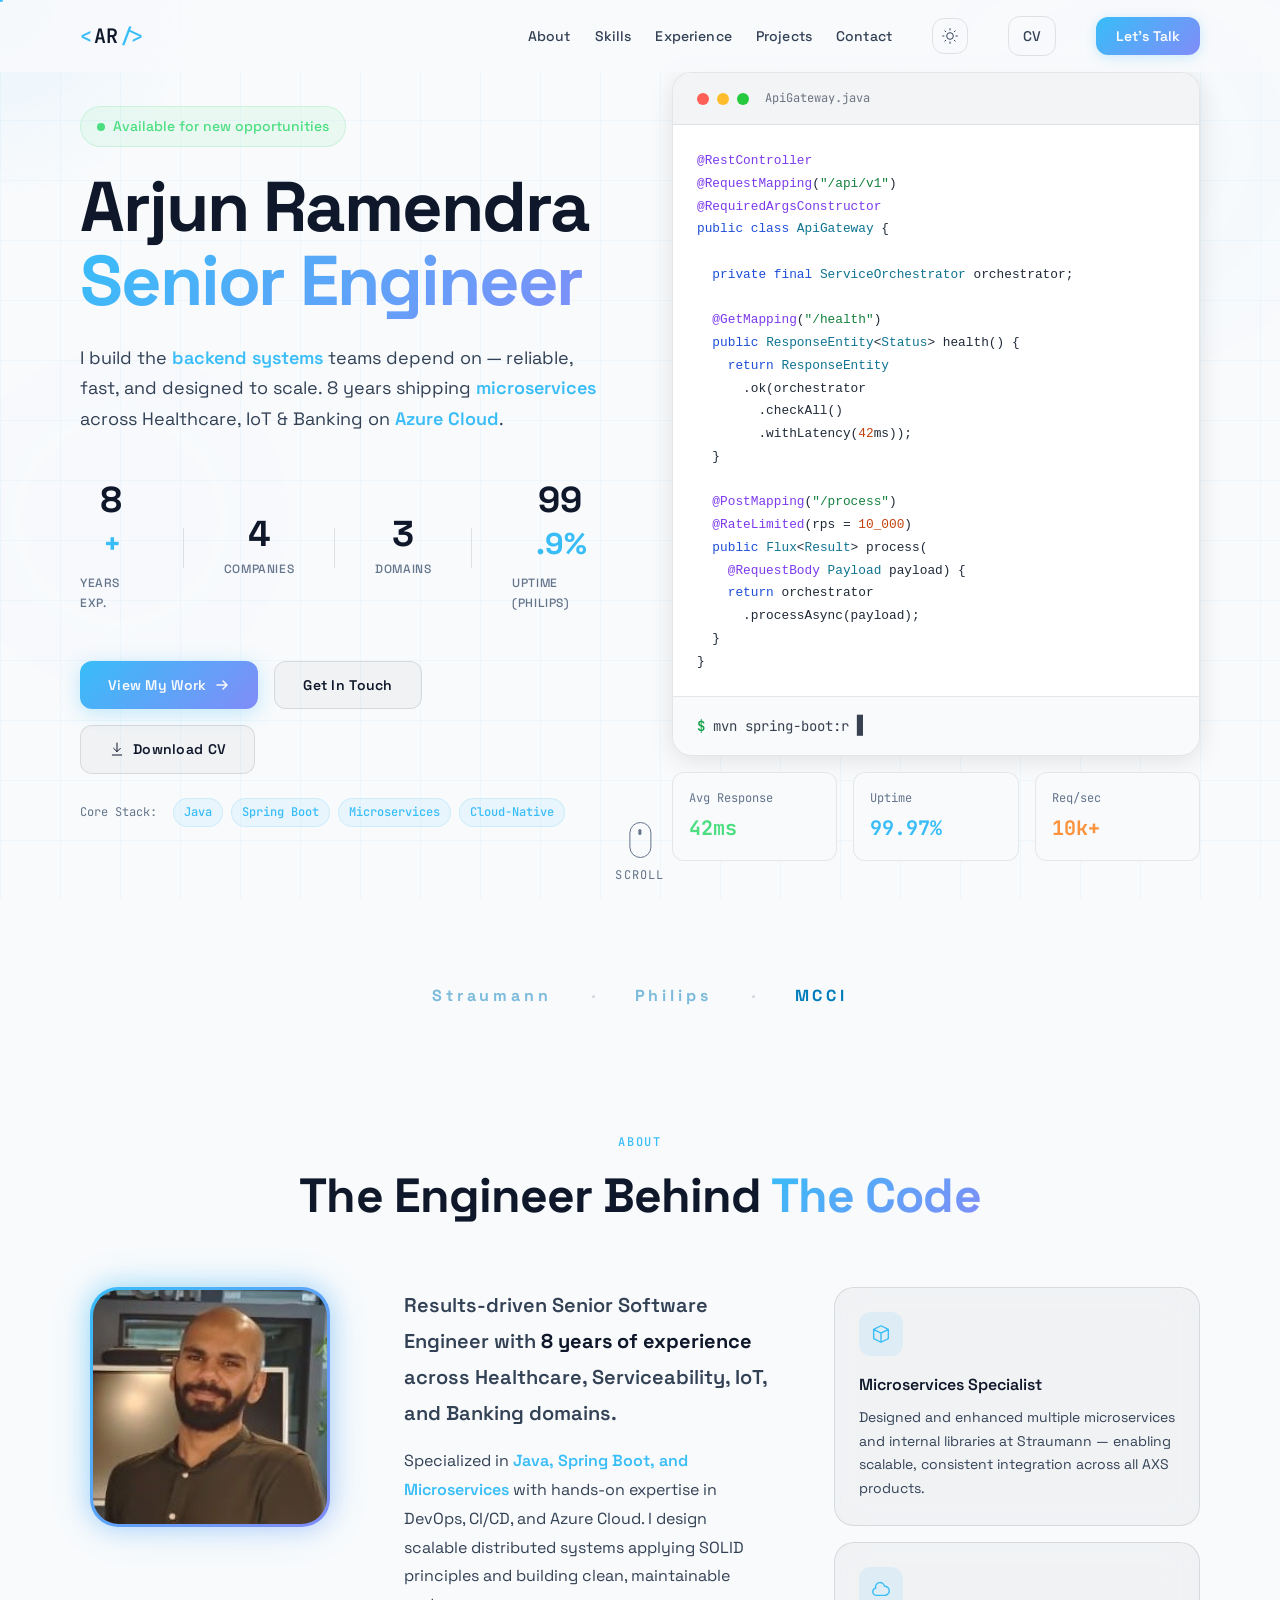
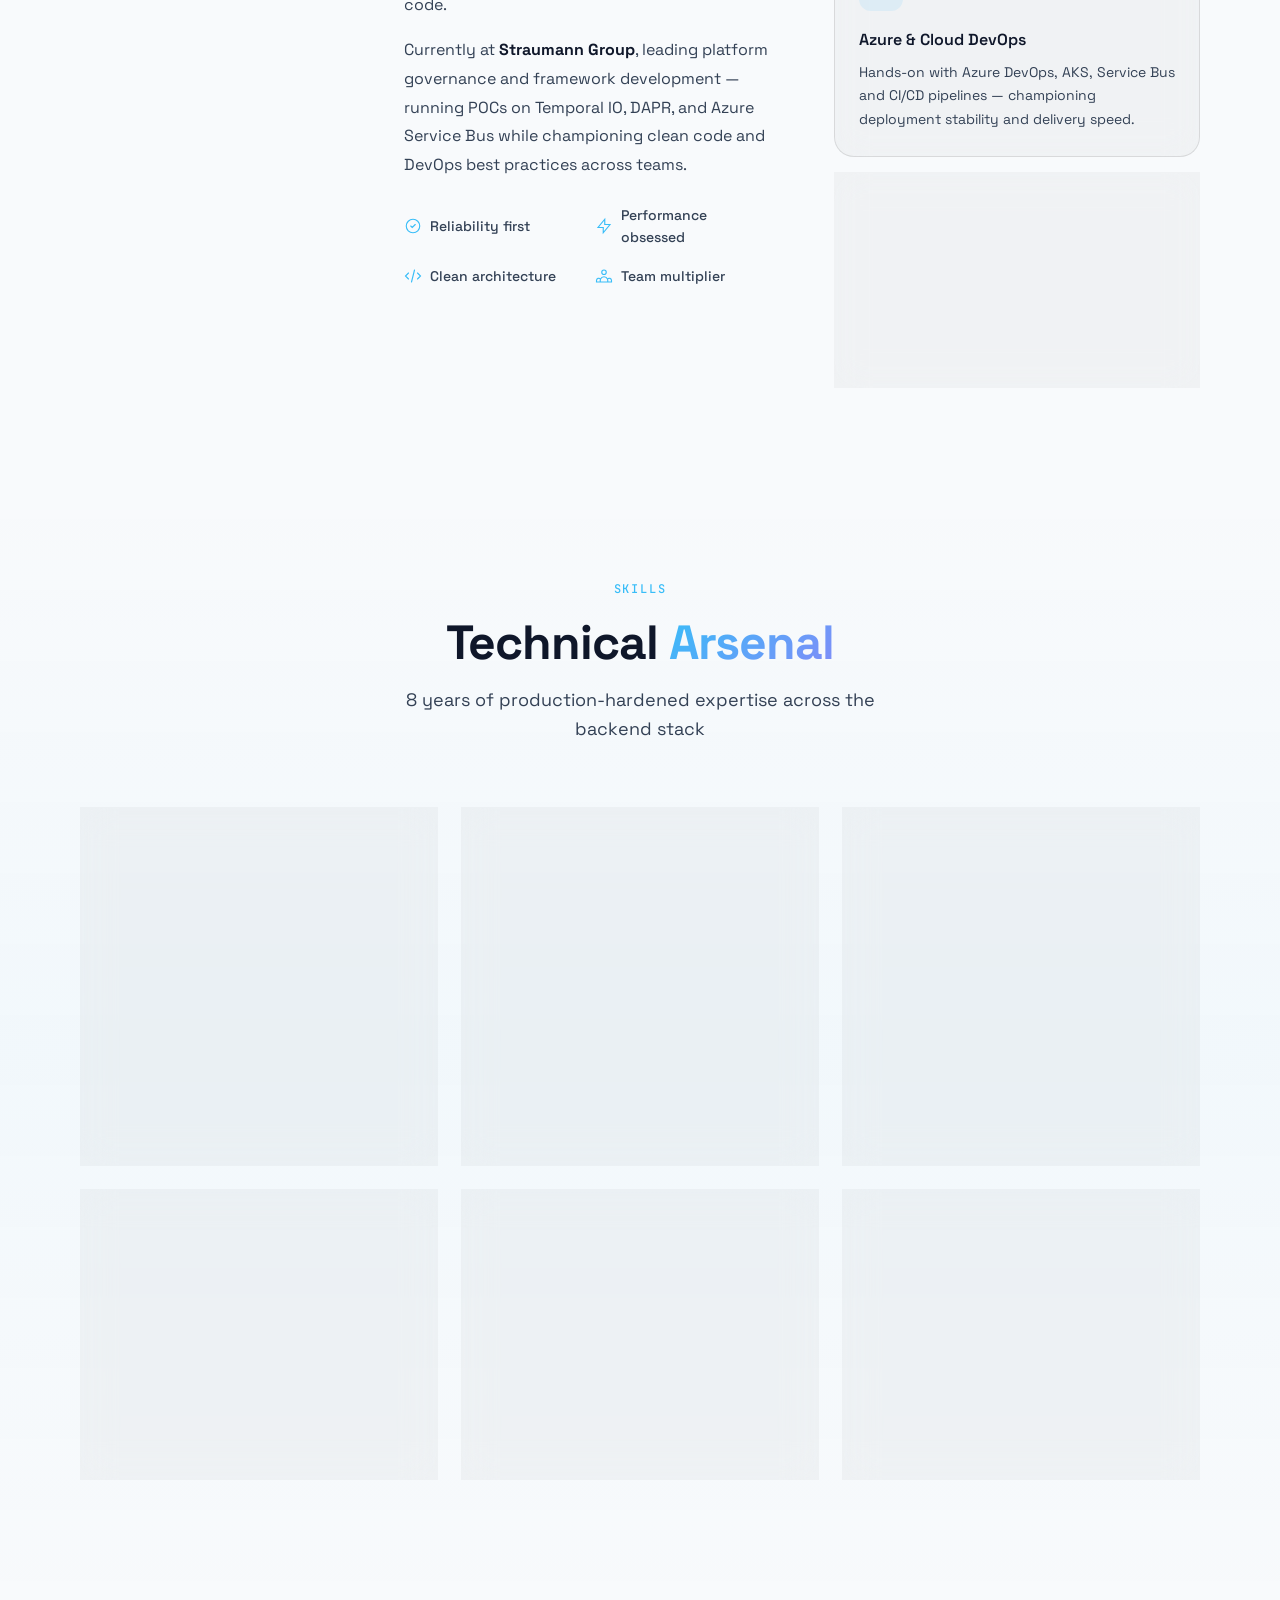
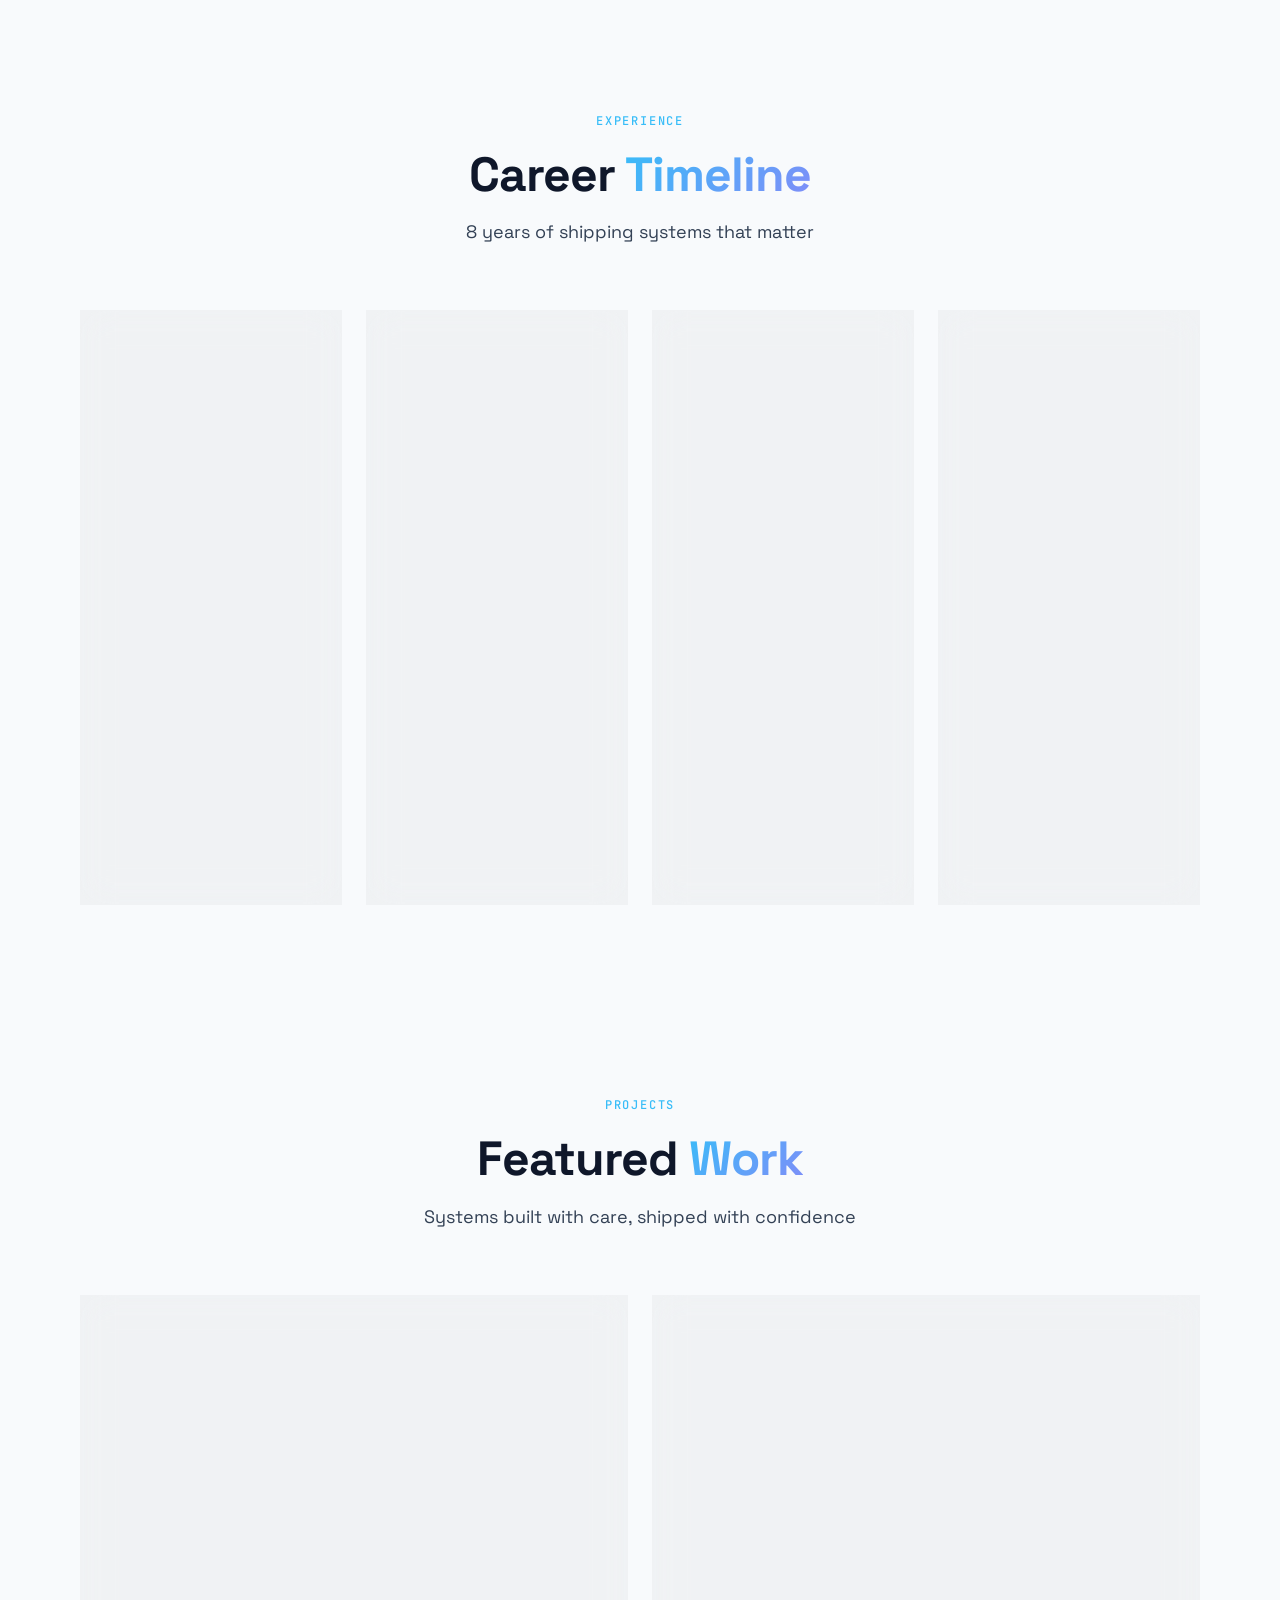
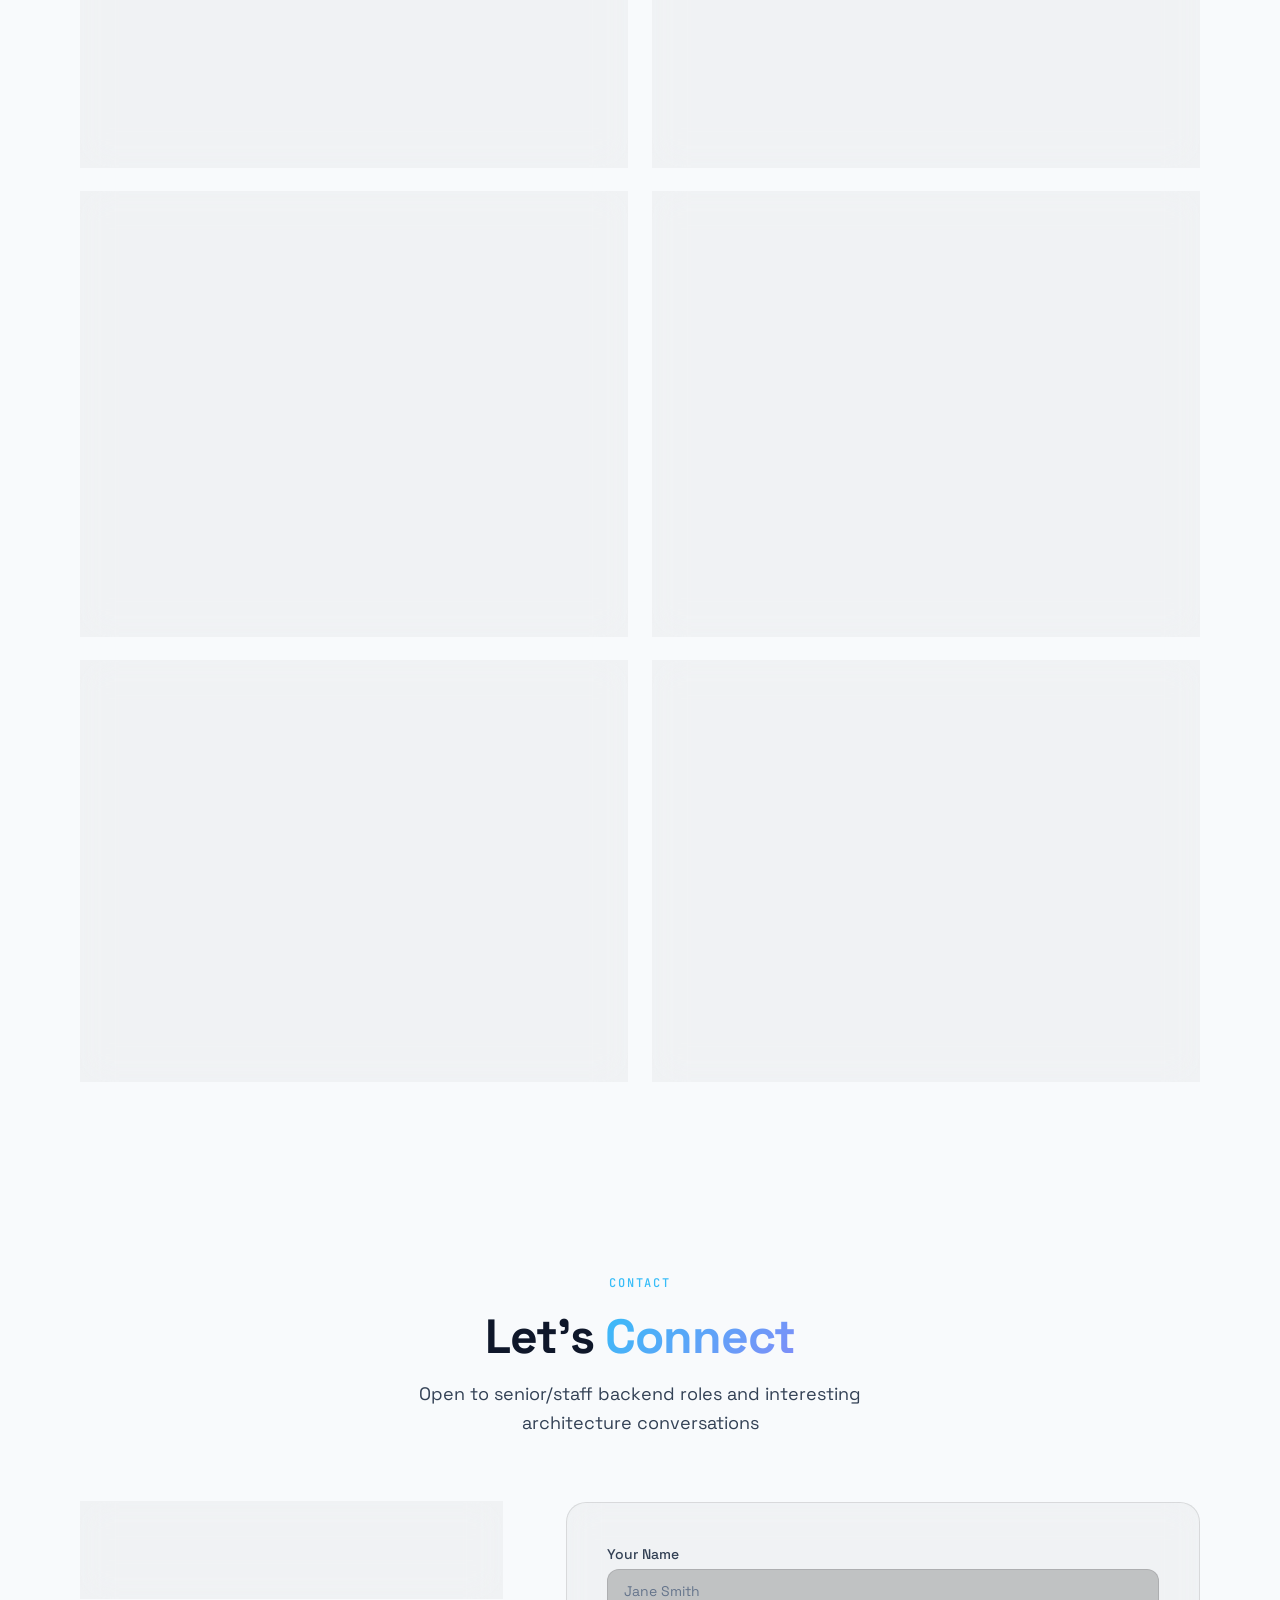
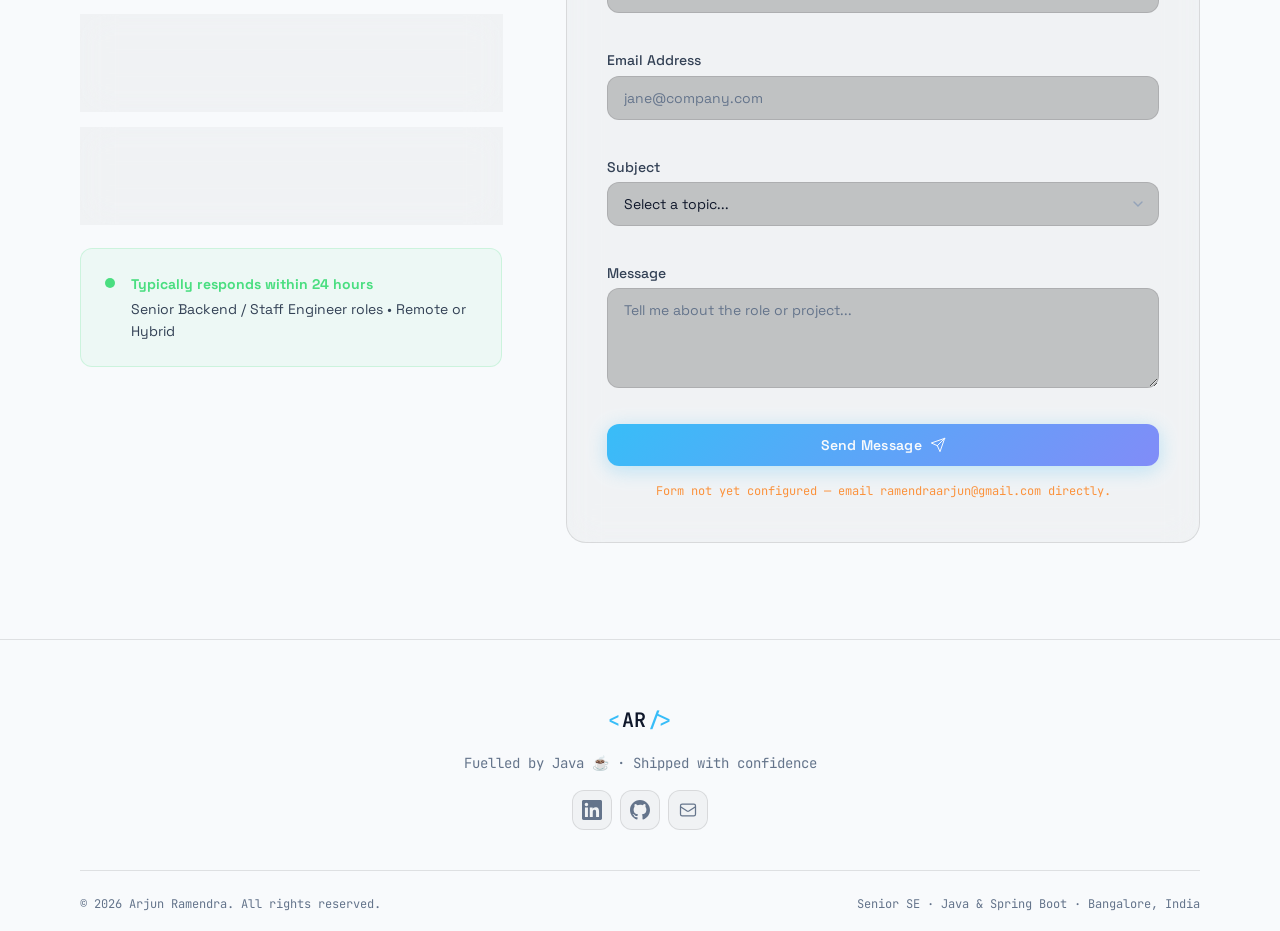
<file: Revised Portfolio/index.html>
<!DOCTYPE html>
<html lang="en">
<head>
  <meta charset="UTF-8" />
  <meta name="viewport" content="width=device-width, initial-scale=1.0" />
  <meta name="description" content="Arjun Ramendra — Senior Software Engineer with 8+ years in Java, Spring Boot, Microservices, Azure Cloud & DevOps across Healthcare, IoT and Banking domains." />
  <meta name="keywords" content="Arjun Ramendra, Backend Engineer, Java, Spring Boot, Azure, DevOps, Microservices, RabbitMQ, Straumann, Philips" />
  <meta name="author" content="Arjun Ramendra" />
  <title>Arjun Ramendra — Senior Software Engineer</title>

  <!-- Open Graph -->
  <meta property="og:type" content="website" />
  <meta property="og:title" content="Arjun Ramendra — Senior Software Engineer" />
  <meta property="og:description" content="8+ years building scalable microservices across Healthcare, IoT & Banking with Java, Spring Boot & Azure Cloud." />
  <meta property="og:url" content="https://arjunramendra.github.io" />
  <meta property="og:image" content="https://arjunramendra.github.io/assets/images/profile-photo.JPG" />
  <meta property="og:image:width" content="1200" />
  <meta property="og:image:height" content="630" />

  <!-- Twitter Card -->
  <meta name="twitter:card" content="summary_large_image" />
  <meta name="twitter:image" content="https://arjunramendra.github.io/assets/images/profile-photo.JPG" />
  <meta name="twitter:title" content="Arjun Ramendra — Senior Software Engineer" />
  <meta name="twitter:description" content="8+ years building scalable microservices across Healthcare, IoT & Banking with Java, Spring Boot & Azure Cloud." />

  <!-- Favicon -->
  <link rel="icon" type="image/svg+xml" href="data:image/svg+xml,<svg xmlns='http://www.w3.org/2000/svg' viewBox='0 0 32 32'><rect width='32' height='32' rx='6' fill='%23060912'/><text x='50%25' y='54%25' dominant-baseline='middle' text-anchor='middle' font-family='sans-serif' font-weight='700' font-size='13' fill='%2338bdf8'>AR</text></svg>" />

  <!-- Canonical -->
  <link rel="canonical" href="https://arjunramendra.github.io" />

  <!-- Schema.org structured data -->
  <script type="application/ld+json">
  {
    "@context": "https://schema.org",
    "@type": "Person",
    "name": "Arjun Ramendra",
    "jobTitle": "Senior Software Engineer",
    "url": "https://arjunramendra.github.io",
    "email": "ramendraarjun@gmail.com",
    "sameAs": [
      "https://linkedin.com/in/arjunramendra",
      "https://github.com/arjunramendra"
    ],
    "knowsAbout": ["Java", "Spring Boot", "Microservices", "Azure Cloud", "DevOps", "RabbitMQ", "Kubernetes"],
    "address": {
      "@type": "PostalAddress",
      "addressLocality": "Bangalore",
      "addressCountry": "IN"
    }
  }
  </script>

  <!-- Google Fonts: Space Grotesk + JetBrains Mono -->
  <link rel="preconnect" href="https://fonts.googleapis.com" />
  <link rel="preconnect" href="https://fonts.gstatic.com" crossorigin />
  <link href="https://fonts.googleapis.com/css2?family=Space+Grotesk:wght@400;500;600;700&family=JetBrains+Mono:wght@400;500&display=swap" rel="stylesheet" />

  <link rel="stylesheet" href="styles.css" />
</head>
<body>

  <!-- Skip to main content (keyboard / screen reader) -->
  <a href="#about" class="skip-link">Skip to main content</a>

  <!-- ═══════════════════════ SCROLL PROGRESS ══════════════════ -->
  <div class="scroll-progress" id="scrollProgress" aria-hidden="true"></div>

  <!-- ═══════════════════════ CURSOR ════════════════════════════ -->
  <div class="cursor-dot"  id="cursorDot"  aria-hidden="true"></div>
  <div class="cursor-ring" id="cursorRing" aria-hidden="true"></div>
  <div class="cursor-glow" id="cursorGlow" aria-hidden="true"></div>

  <!-- ═══════════════════════ BACKGROUND GRID ═══════════════════ -->
  <div class="bg-grid" aria-hidden="true"></div>
  <div class="bg-orbs" aria-hidden="true">
    <div class="orb orb-1"></div>
    <div class="orb orb-2"></div>
  </div>

  <!-- ═══════════════════════ NAV ═══════════════════════════════ -->
  <nav class="navbar" id="navbar" role="navigation" aria-label="Main navigation">
    <div class="nav-container">
      <a href="#home" class="nav-logo" id="nav-logo" aria-label="Home">
        <span class="logo-bracket">&lt;</span>
        <span class="logo-text">AR</span>
        <span class="logo-bracket">/&gt;</span>
      </a>
      <ul class="nav-links" role="list">
        <li><a href="#about" class="nav-link" id="nav-about">About</a></li>
        <li><a href="#skills" class="nav-link" id="nav-skills">Skills</a></li>
        <li><a href="#experience" class="nav-link" id="nav-experience">Experience</a></li>
        <li><a href="#projects" class="nav-link" id="nav-projects">Projects</a></li>
        <li><a href="#contact" class="nav-link" id="nav-contact">Contact</a></li>
      </ul>
      <button class="theme-toggle" id="themeToggle" aria-label="Toggle light/dark mode">
        <svg class="icon-moon" width="16" height="16" viewBox="0 0 24 24" fill="none" aria-hidden="true">
          <path d="M21 12.79A9 9 0 1111.21 3 7 7 0 0021 12.79z" stroke="currentColor" stroke-width="1.5" stroke-linecap="round" stroke-linejoin="round"/>
        </svg>
        <svg class="icon-sun" width="16" height="16" viewBox="0 0 24 24" fill="none" aria-hidden="true" style="display:none">
          <circle cx="12" cy="12" r="5" stroke="currentColor" stroke-width="1.5"/>
          <path d="M12 1v2M12 21v2M4.22 4.22l1.42 1.42M18.36 18.36l1.42 1.42M1 12h2M21 12h2M4.22 19.78l1.42-1.42M18.36 5.64l1.42-1.42" stroke="currentColor" stroke-width="1.5" stroke-linecap="round"/>
        </svg>
      </button>
      <a href="https://arjunramendra.github.io/resume/resume.pdf" target="_blank" rel="noopener noreferrer" class="nav-cv" id="nav-cv-btn" aria-label="Download CV">CV</a>
      <a href="#contact" class="nav-cta" id="nav-cta-btn">Let's Talk</a>
      <button class="hamburger" id="hamburger" aria-label="Toggle mobile menu" aria-expanded="false">
        <span></span><span></span><span></span>
      </button>
    </div>
    <div class="mobile-menu" id="mobileMenu" role="navigation" aria-label="Mobile navigation">
      <a href="#about" class="mobile-link" id="mob-about">About</a>
      <a href="#skills" class="mobile-link" id="mob-skills">Skills</a>
      <a href="#experience" class="mobile-link" id="mob-experience">Experience</a>
      <a href="#projects" class="mobile-link" id="mob-projects">Projects</a>
      <a href="#contact" class="mobile-link" id="mob-contact">Contact</a>
    </div>
  </nav>

  <!-- ═══════════════════════ HERO ══════════════════════════════ -->
  <section class="hero" id="home" aria-label="Hero section">
    <div class="hero-content">
      <div class="hero-badge reveal" data-delay="0">
        <span class="badge-dot"></span>
        <span>Available for new opportunities</span>
      </div>

      <h1 class="hero-title reveal" data-delay="100">
        <span class="title-line">Arjun Ramendra</span>
        <span class="title-line gradient-text">Senior Engineer</span>
      </h1>

      <p class="hero-subtitle reveal" data-delay="200">
        I build the <span class="highlight">backend systems</span> teams depend on —
        reliable, fast, and designed to scale. 8 years shipping
        <span class="highlight">microservices</span> across Healthcare, IoT &amp; Banking
        on <span class="highlight">Azure Cloud</span>.
      </p>

      <div class="hero-stats reveal" data-delay="300">
        <div class="stat">
          <span class="stat-num" data-target="8">0</span>
          <span class="stat-suffix">+</span>
          <span class="stat-label">Years Exp.</span>
        </div>
        <div class="stat-divider" aria-hidden="true"></div>
        <div class="stat">
          <span class="stat-num" data-target="4">0</span>
          <span class="stat-suffix"></span>
          <span class="stat-label">Companies</span>
        </div>
        <div class="stat-divider" aria-hidden="true"></div>
        <div class="stat">
          <span class="stat-num" data-target="3">0</span>
          <span class="stat-suffix"></span>
          <span class="stat-label">Domains</span>
        </div>
        <div class="stat-divider" aria-hidden="true"></div>
        <div class="stat">
          <span class="stat-num" data-target="99">0</span>
          <span class="stat-suffix">.9%</span>
          <span class="stat-label">Uptime (Philips)</span>
        </div>
      </div>

      <div class="hero-actions reveal" data-delay="400">
        <a href="#projects" class="btn btn-primary" id="hero-view-work">
          <span>View My Work</span>
          <svg width="16" height="16" viewBox="0 0 16 16" fill="none" aria-hidden="true">
            <path d="M3 8h10M9 4l4 4-4 4" stroke="currentColor" stroke-width="1.5" stroke-linecap="round" stroke-linejoin="round"/>
          </svg>
        </a>
        <a href="#contact" class="btn btn-ghost" id="hero-contact">
          <span>Get In Touch</span>
        </a>
        <a href="https://arjunramendra.github.io/resume/resume.pdf" target="_blank" rel="noopener noreferrer" class="btn btn-ghost" id="hero-download-cv">
          <svg width="16" height="16" viewBox="0 0 24 24" fill="none" aria-hidden="true">
            <path d="M12 3v13M7 11l5 5 5-5M5 21h14" stroke="currentColor" stroke-width="1.5" stroke-linecap="round" stroke-linejoin="round"/>
          </svg>
          <span>Download CV</span>
        </a>
      </div>

      <div class="hero-tech-stack reveal" data-delay="500">
        <span class="tech-label">Core Stack:</span>
        <div class="tech-pills">
          <span class="tech-pill">Java</span>
          <span class="tech-pill">Spring Boot</span>
          <span class="tech-pill">Microservices</span>
          <span class="tech-pill">Cloud-Native</span>
        </div>
      </div>
    </div>

    <div class="hero-visual reveal" data-delay="200" aria-hidden="true">
      <div class="code-window">
        <div class="code-window-header">
          <span class="dot red"></span>
          <span class="dot yellow"></span>
          <span class="dot green"></span>
          <span class="code-window-title">ApiGateway.java</span>
        </div>
        <div class="code-window-body">
          <pre class="code-snippet"><code><span class="code-annotation">@RestController</span>
<span class="code-annotation">@RequestMapping</span>(<span class="code-string">"/api/v1"</span>)
<span class="code-annotation">@RequiredArgsConstructor</span>
<span class="code-keyword">public class</span> <span class="code-class">ApiGateway</span> {

  <span class="code-keyword">private final</span> <span class="code-class">ServiceOrchestrator</span> orchestrator;

  <span class="code-annotation">@GetMapping</span>(<span class="code-string">"/health"</span>)
  <span class="code-keyword">public</span> <span class="code-class">ResponseEntity</span>&lt;<span class="code-class">Status</span>&gt; health() {
    <span class="code-keyword">return</span> <span class="code-class">ResponseEntity</span>
      .ok(orchestrator
        .checkAll()
        .withLatency(<span class="code-number">42</span>ms));
  }

  <span class="code-annotation">@PostMapping</span>(<span class="code-string">"/process"</span>)
  <span class="code-annotation">@RateLimited</span>(rps = <span class="code-number">10_000</span>)
  <span class="code-keyword">public</span> <span class="code-class">Flux</span>&lt;<span class="code-class">Result</span>&gt; process(
    <span class="code-annotation">@RequestBody</span> <span class="code-class">Payload</span> payload) {
    <span class="code-keyword">return</span> orchestrator
      .processAsync(payload);
  }
}</code></pre>
        </div>
        <div class="code-terminal">
          <span class="terminal-prompt">$</span>
          <span class="terminal-text" id="terminalText" aria-live="polite" aria-atomic="true"></span>
          <span class="terminal-cursor" aria-hidden="true">▋</span>
        </div>
      </div>
      <div class="metrics-panel">
        <div class="metric-card">
          <span class="metric-label">Avg Response</span>
          <span class="metric-value green">42ms</span>
        </div>
        <div class="metric-card">
          <span class="metric-label">Uptime</span>
          <span class="metric-value blue">99.97%</span>
        </div>
        <div class="metric-card">
          <span class="metric-label">Req/sec</span>
          <span class="metric-value orange">10k+</span>
        </div>
      </div>
    </div>

    <a href="#about" class="scroll-indicator" id="scroll-down" aria-label="Scroll to about section">
      <div class="scroll-mouse">
        <div class="scroll-wheel"></div>
      </div>
      <span>Scroll</span>
    </a>
  </section>

  <!-- ═══════════════════════ COMPANIES ════════════════════════ -->
  <section class="companies" aria-label="Companies I have worked with">
    <div class="companies-inner">
      <span class="companies-label">Experience at</span>
      <div class="companies-logos">
        <div class="company-item company-item--straumann" style="--i:0">
          <img src="https://upload.wikimedia.org/wikipedia/commons/9/9c/Straumann_Group_-_Corporate_logo.svg"
               alt="Straumann Group" loading="lazy"
               onerror="this.parentElement.innerHTML='<span class=\'company-item--text\'>Straumann</span>'">
        </div>
        <span class="company-dot" aria-hidden="true"></span>
        <div class="company-item company-item--philips" style="--i:1">
          <img src="https://upload.wikimedia.org/wikipedia/commons/5/52/Philips_logo_new.svg"
               alt="Philips" loading="lazy"
               onerror="this.parentElement.innerHTML='<span class=\'company-item--text\'>Philips</span>'">
        </div>
        <span class="company-dot" aria-hidden="true"></span>
        <div class="company-item company-item--text" style="--i:2">MCCI</div>
      </div>
    </div>
  </section>

  <!-- ═══════════════════════ ABOUT ═════════════════════════════ -->
  <section class="section about" id="about" aria-label="About section">
    <div class="container">
      <div class="section-header reveal">
        <span class="section-tag">About</span>
        <h2 class="section-title">The Engineer Behind <span class="gradient-text">The Code</span></h2>
      </div>
      <div class="about-grid">
        <div class="about-photo reveal" data-delay="0">
          <div class="photo-frame">
            <img src="assets/images/profile-photo.JPG" alt="Arjun Ramendra — Senior Software Engineer" class="profile-photo" loading="lazy" width="320" height="320"
               onerror="this.style.display='none';this.nextElementSibling.style.display='flex'" />
          <div class="photo-initials" aria-hidden="true" style="display:none">AR</div>
          </div>
        </div>
        <div class="about-text reveal" data-delay="100">
          <p class="about-lead">
            Results-driven Senior Software Engineer with <strong>8 years of experience</strong>
            across Healthcare, Serviceability, IoT, and Banking domains.
          </p>
          <p>
            Specialized in <em>Java, Spring Boot, and Microservices</em> with hands-on expertise
            in DevOps, CI/CD, and Azure Cloud. I design scalable distributed systems applying
            SOLID principles and building clean, maintainable code.
          </p>
          <p>
            Currently at <strong>Straumann Group</strong>, leading platform governance and
            framework development — running POCs on Temporal IO, DAPR, and Azure Service Bus
            while championing clean code and DevOps best practices across teams.
          </p>
          <div class="about-values">
            <div class="value-item">
              <svg class="value-icon" viewBox="0 0 24 24" fill="none" aria-hidden="true">
                <path d="M9 12l2 2 4-4M21 12a9 9 0 11-18 0 9 9 0 0118 0z" stroke="currentColor" stroke-width="1.5" stroke-linecap="round"/>
              </svg>
              <span>Reliability first</span>
            </div>
            <div class="value-item">
              <svg class="value-icon" viewBox="0 0 24 24" fill="none" aria-hidden="true">
                <path d="M13 10V3L4 14h7v7l9-11h-7z" stroke="currentColor" stroke-width="1.5" stroke-linecap="round"/>
              </svg>
              <span>Performance obsessed</span>
            </div>
            <div class="value-item">
              <svg class="value-icon" viewBox="0 0 24 24" fill="none" aria-hidden="true">
                <path d="M10 20l4-16m4 4l4 4-4 4M6 16l-4-4 4-4" stroke="currentColor" stroke-width="1.5" stroke-linecap="round"/>
              </svg>
              <span>Clean architecture</span>
            </div>
            <div class="value-item">
              <svg class="value-icon" viewBox="0 0 24 24" fill="none" aria-hidden="true">
                <path d="M17 20h5v-2a3 3 0 00-5.356-1.857M17 20H7m10 0v-2c0-.656-.126-1.283-.356-1.857M7 20H2v-2a3 3 0 015.356-1.857M7 20v-2c0-.656.126-1.283.356-1.857m0 0a5.002 5.002 0 019.288 0M15 7a3 3 0 11-6 0 3 3 0 016 0z" stroke="currentColor" stroke-width="1.5" stroke-linecap="round"/>
              </svg>
              <span>Team multiplier</span>
            </div>
          </div>
        </div>
        <div class="about-cards reveal" data-delay="200">
          <div class="glass-card about-card">
            <div class="about-card-icon">
              <svg viewBox="0 0 24 24" fill="none" aria-hidden="true">
                <path d="M20 7l-8-4-8 4m16 0l-8 4m8-4v10l-8 4m0-10L4 7m8 4v10M4 7v10l8 4" stroke="currentColor" stroke-width="1.5" stroke-linecap="round" stroke-linejoin="round"/>
              </svg>
            </div>
            <h3>Microservices Specialist</h3>
            <p>Designed and enhanced multiple microservices and internal libraries at Straumann — enabling scalable, consistent integration across all AXS products.</p>
          </div>
          <div class="glass-card about-card">
            <div class="about-card-icon">
              <svg viewBox="0 0 24 24" fill="none" aria-hidden="true">
                <path d="M3 15a4 4 0 004 4h9a5 5 0 10-.1-9.999 5.002 5.002 0 10-9.78 2.096A4.001 4.001 0 003 15z" stroke="currentColor" stroke-width="1.5" stroke-linecap="round"/>
              </svg>
            </div>
            <h3>Azure &amp; Cloud DevOps</h3>
            <p>Hands-on with Azure DevOps, AKS, Service Bus and CI/CD pipelines — championing deployment stability and delivery speed.</p>
          </div>
          <div class="glass-card about-card">
            <div class="about-card-icon">
              <svg viewBox="0 0 24 24" fill="none" aria-hidden="true">
                <path d="M4 4v5h.582m15.356 2A8.001 8.001 0 004.582 9m0 0H9m11 11v-5h-.581m0 0a8.003 8.003 0 01-15.357-2m15.357 2H15" stroke="currentColor" stroke-width="1.5" stroke-linecap="round"/>
              </svg>
            </div>
            <h3>Multi-Domain Experience</h3>
            <p>Delivered production systems in Healthcare (Philips), Dental-tech (Straumann), IoT (MCCI) and Banking (Hitachi Omron) domains.</p>
          </div>
        </div>
      </div>
    </div>
  </section>

  <!-- ═══════════════════════ SKILLS ════════════════════════════ -->
  <section class="section skills" id="skills" aria-label="Skills section">
    <div class="container">
      <div class="section-header reveal">
        <span class="section-tag">Skills</span>
        <h2 class="section-title">Technical <span class="gradient-text">Arsenal</span></h2>
        <p class="section-desc">8 years of production-hardened expertise across the backend stack</p>
      </div>

      <div class="skills-grid">
        <!-- Languages & Frameworks -->
        <div class="skill-category glass-card reveal" data-delay="0">
          <div class="skill-cat-header">
            <div class="skill-cat-icon">
              <svg viewBox="0 0 24 24" fill="none" aria-hidden="true">
                <path d="M10 20l4-16m4 4l4 4-4 4M6 16l-4-4 4-4" stroke="currentColor" stroke-width="1.5" stroke-linecap="round"/>
              </svg>
            </div>
            <h3>Languages &amp; Frameworks</h3>
          </div>
          <div class="skill-chips">
            <span class="chip">Java</span>
            <span class="chip">Spring Boot</span>
            <span class="chip">Hibernate</span>
            <span class="chip">JPA</span>
            <span class="chip">REST APIs</span>
            <span class="chip">WebSockets</span>
            <span class="chip">Maven</span>
          </div>
        </div>

        <!-- Architecture & Design -->
        <div class="skill-category glass-card reveal" data-delay="100">
          <div class="skill-cat-header">
            <div class="skill-cat-icon">
              <svg viewBox="0 0 24 24" fill="none" aria-hidden="true">
                <path d="M4 5a1 1 0 011-1h4a1 1 0 011 1v4a1 1 0 01-1 1H5a1 1 0 01-1-1V5zm10 0a1 1 0 011-1h4a1 1 0 011 1v4a1 1 0 01-1 1h-4a1 1 0 01-1-1V5zM4 15a1 1 0 011-1h4a1 1 0 011 1v4a1 1 0 01-1 1H5a1 1 0 01-1-1v-4zm10 0a1 1 0 011-1h4a1 1 0 011 1v4a1 1 0 01-1 1h-4a1 1 0 01-1-1v-4z" stroke="currentColor" stroke-width="1.5" stroke-linecap="round"/>
              </svg>
            </div>
            <h3>Architecture &amp; Design</h3>
          </div>
          <div class="skill-chips">
            <span class="chip">Microservices</span>
            <span class="chip">Event-Driven Design</span>
            <span class="chip">Domain-Driven Design</span>
            <span class="chip">Distributed Systems</span>
            <span class="chip">SaaS</span>
            <span class="chip">API Gateway</span>
            <span class="chip">SOLID Principles</span>
            <span class="chip">Rate Limiting</span>
            <span class="chip">Webhooks</span>
          </div>
        </div>

        <!-- Azure & Cloud -->
        <div class="skill-category glass-card reveal" data-delay="200">
          <div class="skill-cat-header">
            <div class="skill-cat-icon">
              <svg viewBox="0 0 24 24" fill="none" aria-hidden="true">
                <path d="M3 15a4 4 0 004 4h9a5 5 0 10-.1-9.999 5.002 5.002 0 10-9.78 2.096A4.001 4.001 0 003 15z" stroke="currentColor" stroke-width="1.5" stroke-linecap="round"/>
              </svg>
            </div>
            <h3>Azure &amp; Cloud</h3>
          </div>
          <div class="skill-chips">
            <span class="chip">Azure AKS</span>
            <span class="chip">Azure Service Bus</span>
            <span class="chip">Azure Functions</span>
            <span class="chip">CosmosDB / SQL</span>
            <span class="chip">Azure DevOps</span>
            <span class="chip">Entra ID</span>
            <span class="chip">Kong Gateway</span>
            <span class="chip">Azure Blob Storage</span>
          </div>
        </div>

        <!-- DevOps & CI/CD -->
        <div class="skill-category glass-card reveal" data-delay="0">
          <div class="skill-cat-header">
            <div class="skill-cat-icon">
              <svg viewBox="0 0 24 24" fill="none" aria-hidden="true">
                <path d="M4 4v5h.582m15.356 2A8.001 8.001 0 004.582 9m0 0H9m11 11v-5h-.581m0 0a8.003 8.003 0 01-15.357-2m15.357 2H15" stroke="currentColor" stroke-width="1.5" stroke-linecap="round"/>
              </svg>
            </div>
            <h3>DevOps &amp; CI/CD</h3>
          </div>
          <div class="skill-chips">
            <span class="chip">Docker</span>
            <span class="chip">Kubernetes</span>
            <span class="chip">Helm</span>
            <span class="chip">GitHub Actions</span>
            <span class="chip">Azure Pipelines</span>
            <span class="chip">CI/CD</span>
            <span class="chip">DAPR</span>
            <span class="chip">Temporal IO</span>
            <span class="chip">Flyway / Liquibase</span>
          </div>
        </div>

        <!-- Data & Messaging -->
        <div class="skill-category glass-card reveal" data-delay="100">
          <div class="skill-cat-header">
            <div class="skill-cat-icon">
              <svg viewBox="0 0 24 24" fill="none" aria-hidden="true">
                <path d="M4 7v10c0 2 1.5 3 4 3h8c2.5 0 4-1 4-3V7c0-2-1.5-3-4-3H8C5.5 4 4 5 4 7zm0 5h16" stroke="currentColor" stroke-width="1.5" stroke-linecap="round"/>
              </svg>
            </div>
            <h3>Data &amp; Messaging</h3>
          </div>
          <div class="skill-chips">
            <span class="chip">MySQL</span>
            <span class="chip">PostgreSQL</span>
            <span class="chip">Redis</span>
            <span class="chip">RabbitMQ</span>
            <span class="chip">Azure Service Bus</span>
            <span class="chip">MQTT</span>
            <span class="chip">Dead-Letter Queues</span>
          </div>
        </div>

        <!-- Testing & Tools -->
        <div class="skill-category glass-card reveal" data-delay="200">
          <div class="skill-cat-header">
            <div class="skill-cat-icon">
              <svg viewBox="0 0 24 24" fill="none" aria-hidden="true">
                <path d="M9 12l2 2 4-4m6 2a9 9 0 11-18 0 9 9 0 0118 0z" stroke="currentColor" stroke-width="1.5" stroke-linecap="round"/>
              </svg>
            </div>
            <h3>Testing &amp; Tools</h3>
          </div>
          <div class="skill-chips">
            <span class="chip">JUnit</span>
            <span class="chip">Mockito</span>
            <span class="chip">Postman</span>
            <span class="chip">OpenAPI Spec</span>
            <span class="chip">IntelliJ IDEA</span>
            <span class="chip">Git</span>
            <span class="chip">Multithreading</span>
            <span class="chip">Concurrency</span>
          </div>
        </div>
      </div>

    </div>
  </section>

  <!-- ═══════════════════════ EXPERIENCE ════════════════════════ -->
  <section class="section experience" id="experience" aria-label="Experience section">
    <div class="container">
      <div class="section-header reveal">
        <span class="section-tag">Experience</span>
        <h2 class="section-title">Career <span class="gradient-text">Timeline</span></h2>
        <p class="section-desc">8 years of shipping systems that matter</p>
      </div>

      <div class="timeline">
        <div class="timeline-line" aria-hidden="true"></div>

        <!-- Job 1: Straumann -->
        <div class="timeline-item reveal" data-delay="0">
          <div class="glass-card timeline-card">
            <div class="timeline-card-header">
              <div class="job-meta">
                <span class="job-period">Aug 2023 — Present</span>
              </div>
              <span class="job-company">Straumann Group · Bangalore</span>
              <h3 class="job-title">Senior Software Engineer</h3>
            </div>
            <p class="job-highlights">Lead the design and evolution of platform governance microservices and shared libraries powering the Straumann AXS product suite. Drive cross-team integrations, evaluate next-generation tooling (Temporal IO, DAPR, Azure Service Bus), and establish engineering standards that improve reliability and delivery across the org.</p>
            <div class="job-tech">
              <span>Java</span><span>Spring Boot</span><span>RabbitMQ</span><span>Azure DevOps</span><span>DAPR</span>
            </div>
          </div>
        </div>

        <!-- Job 2: Philips -->
        <div class="timeline-item reveal" data-delay="100">
          <div class="glass-card timeline-card">
            <div class="timeline-card-header">
              <div class="job-meta">
                <span class="job-period">Aug 2019 — Aug 2023</span>
              </div>
              <span class="job-company">Philips India (PIC) · Bangalore</span>
              <h3 class="job-title">Software Engineer II, R&amp;D</h3>
            </div>
            <p class="job-highlights">Built backend services for remote monitoring and over-the-air firmware updates of medical devices where reliability is non-negotiable. Designed resilient RabbitMQ pipelines with dead-letter queues and recovery patterns, and drove containerisation and MQTT-based IoT integrations.</p>
            <div class="job-tech">
              <span>Java</span><span>Spring Boot</span><span>RabbitMQ</span><span>MQTT</span><span>Docker</span><span>PCF</span>
            </div>
          </div>
        </div>

        <!-- Job 3: MCCI -->
        <div class="timeline-item reveal" data-delay="200">
          <div class="glass-card timeline-card">
            <div class="timeline-card-header">
              <div class="job-meta">
                <span class="job-period">Dec 2017 — Jul 2018</span>
              </div>
              <span class="job-company">MCCI Corporation</span>
              <h3 class="job-title">Software Engineer — IoT</h3>
            </div>
            <p class="job-highlights">Developed IoT solutions for real-time water management, connecting RC601 pressure sensors to Catena 4450 boards via I²C and Modbus RTU. Integrated Modbus 485 flow sensors for Mumbai city-wide water distribution. Represented MCCI at the Internet of Things Expo, Delhi 2018.</p>
            <div class="job-tech">
              <span>IoT</span><span>I2C</span><span>Modbus RTU</span><span>MQTT</span><span>The Things Network</span>
            </div>
          </div>
        </div>

        <!-- Job 4: Nexustree -->
        <div class="timeline-item reveal" data-delay="300">
          <div class="glass-card timeline-card">
            <div class="timeline-card-header">
              <div class="job-meta">
                <span class="job-period">Dec 2016 — Dec 2017</span>
              </div>
              <span class="job-company">Nexustree Consultancy Services</span>
              <h3 class="job-title">Software Developer</h3>
            </div>
            <p class="job-highlights">Built a C++ ATM log analysis tool for Hitachi Omron Terminal Solutions that cut manual review time by ~70% through automated parsing and pattern detection — delivered end-to-end across a V-Model SDLC.</p>
            <div class="job-tech">
              <span>C++</span><span>V-Model SDLC</span><span>ATM Systems</span><span>Log Analysis</span>
            </div>
          </div>
        </div>
      </div>
    </div>
  </section>

  <!-- ═══════════════════════ PROJECTS ══════════════════════════ -->
  <section class="section projects" id="projects" aria-label="Projects section">
    <div class="container">
      <div class="section-header reveal">
        <span class="section-tag">Projects</span>
        <h2 class="section-title">Featured <span class="gradient-text">Work</span></h2>
        <p class="section-desc">Systems built with care, shipped with confidence</p>
      </div>

      <div class="projects-grid">
        <!-- Project 1 (Featured) -->
        <article class="project-card project-card--featured glass-card reveal" data-delay="0">
          <div class="project-card-header">
            <div class="project-icon">
              <svg viewBox="0 0 24 24" fill="none" aria-hidden="true">
                <path d="M20 7l-8-4-8 4m16 0l-8 4m8-4v10l-8 4m0-10L4 7m8 4v10M4 7v10l8 4" stroke="currentColor" stroke-width="1.5" stroke-linecap="round" stroke-linejoin="round"/>
              </svg>
            </div>
            <div class="project-links">
              <span class="project-link-private" title="Private / Enterprise repository">
                <svg viewBox="0 0 24 24" fill="none" width="16" height="16" aria-hidden="true">
                  <rect x="3" y="11" width="18" height="11" rx="2" stroke="currentColor" stroke-width="1.5"/>
                  <path d="M7 11V7a5 5 0 0110 0v4" stroke="currentColor" stroke-width="1.5" stroke-linecap="round"/>
                </svg>
                <span>Private</span>
              </span>
              <a href="#" class="project-link" id="proj1-live" aria-label="View live project" style="display:none">
                <svg viewBox="0 0 24 24" fill="none" width="18" height="18" aria-hidden="true">
                  <path d="M10 6H6a2 2 0 00-2 2v10a2 2 0 002 2h10a2 2 0 002-2v-4M14 4h6m0 0v6m0-6L10 14" stroke="currentColor" stroke-width="1.5" stroke-linecap="round"/>
                </svg>
              </a>
            </div>
          </div>
          <h3 class="project-title">Remote Software Management Platform — Philips</h3>
          <p class="project-desc">
            Microservices platform for remote monitoring and firmware updates of medical devices.
            Implemented RabbitMQ messaging workflows with dead-letter queues, schedulers and
            automated recovery patterns — running in production for 4+ years across global healthcare.
          </p>
          <div class="project-metrics">
            <div class="proj-metric"><span class="pm-val">4yr+</span><span class="pm-lbl">Production</span></div>
            <div class="proj-metric"><span class="pm-val">99.9%</span><span class="pm-lbl">Uptime</span></div>
            <div class="proj-metric"><span class="pm-val">10k+</span><span class="pm-lbl">Msgs/day</span></div>
          </div>
          <div class="project-tags">
            <span>Java</span><span>Spring Boot</span><span>RabbitMQ</span><span>MQTT</span><span>Docker</span><span>PCF</span>
          </div>
        </article>

        <!-- Project 2 (Featured) -->
        <article class="project-card project-card--featured glass-card reveal" data-delay="100">
          <div class="project-card-header">
            <div class="project-icon">
              <svg viewBox="0 0 24 24" fill="none" aria-hidden="true">
                <path d="M9 12l2 2 4-4m5.618-4.016A11.955 11.955 0 0112 2.944a11.955 11.955 0 01-8.618 3.04A12.02 12.02 0 003 9c0 5.591 3.824 10.29 9 11.622 5.176-1.332 9-6.03 9-11.622 0-1.042-.133-2.052-.382-3.016z" stroke="currentColor" stroke-width="1.5" stroke-linecap="round"/>
              </svg>
            </div>
            <div class="project-links">
              <span class="project-link-private" title="Private / Enterprise repository">
                <svg viewBox="0 0 24 24" fill="none" width="16" height="16" aria-hidden="true">
                  <rect x="3" y="11" width="18" height="11" rx="2" stroke="currentColor" stroke-width="1.5"/>
                  <path d="M7 11V7a5 5 0 0110 0v4" stroke="currentColor" stroke-width="1.5" stroke-linecap="round"/>
                </svg>
                <span>Private</span>
              </span>
            </div>
          </div>
          <h3 class="project-title">AXS Platform Governance — Straumann</h3>
          <p class="project-desc">
            Platform governance framework powering Straumann's dental SaaS ecosystem.
            Built shared internal libraries and ran POCs on Temporal IO, DAPR and Azure Service Bus
            Dead Lettering — improving consistency and delivery speed across all AXS products.
          </p>
          <div class="project-metrics">
            <div class="proj-metric"><span class="pm-val">5+</span><span class="pm-lbl">Products</span></div>
            <div class="proj-metric"><span class="pm-val">40%</span><span class="pm-lbl">Faster Deploy</span></div>
            <div class="proj-metric"><span class="pm-val">Azure</span><span class="pm-lbl">Cloud-native</span></div>
          </div>
          <div class="project-tags">
            <span>Java</span><span>Spring Boot</span><span>DAPR</span><span>Temporal IO</span><span>Azure Service Bus</span>
          </div>
        </article>

        <!-- Project 3: Webhook Delivery System (Featured) -->
        <article class="project-card project-card--featured glass-card reveal" data-delay="200">
          <div class="project-card-header">
            <div class="project-icon">
              <svg viewBox="0 0 24 24" fill="none" aria-hidden="true">
                <path d="M15 7h3a5 5 0 015 5 5 5 0 01-5 5h-3m-6 0H6a5 5 0 01-5-5 5 5 0 015-5h3M8 12h8" stroke="currentColor" stroke-width="1.5" stroke-linecap="round"/>
              </svg>
            </div>
            <div class="project-links">
              <span class="project-link-private" title="Private / Enterprise repository">
                <svg viewBox="0 0 24 24" fill="none" width="16" height="16" aria-hidden="true">
                  <rect x="3" y="11" width="18" height="11" rx="2" stroke="currentColor" stroke-width="1.5"/>
                  <path d="M7 11V7a5 5 0 0110 0v4" stroke="currentColor" stroke-width="1.5" stroke-linecap="round"/>
                </svg>
                <span>Private</span>
              </span>
            </div>
          </div>
          <h3 class="project-title">Webhook Delivery System — Straumann</h3>
          <p class="project-desc">
            Enterprise webhook platform receiving events from organisation-wide systems via Azure Service Bus
            and dispatching HMAC-signed payloads to external integrators. Auto-scales with KEDA based on
            queue depth, with retry policies and dead-letter handling for guaranteed delivery.
          </p>
          <div class="project-metrics">
            <div class="proj-metric"><span class="pm-val">HMAC</span><span class="pm-lbl">Signed</span></div>
            <div class="proj-metric"><span class="pm-val">KEDA</span><span class="pm-lbl">Auto-scale</span></div>
            <div class="proj-metric"><span class="pm-val">99.9%</span><span class="pm-lbl">Delivery</span></div>
          </div>
          <div class="project-tags">
            <span>Java</span><span>Spring Boot</span><span>Azure Service Bus</span><span>KEDA</span><span>HMAC</span><span>AKS</span>
          </div>
        </article>

        <!-- Project 4: API Gateway (Featured) -->
        <article class="project-card project-card--featured glass-card reveal" data-delay="300">
          <div class="project-card-header">
            <div class="project-icon">
              <svg viewBox="0 0 24 24" fill="none" aria-hidden="true">
                <path d="M13 10V3L4 14h7v7l9-11h-7z" stroke="currentColor" stroke-width="1.5" stroke-linecap="round" stroke-linejoin="round"/>
              </svg>
            </div>
            <div class="project-links">
              <span class="project-link-private" title="Private / Enterprise repository">
                <svg viewBox="0 0 24 24" fill="none" width="16" height="16" aria-hidden="true">
                  <rect x="3" y="11" width="18" height="11" rx="2" stroke="currentColor" stroke-width="1.5"/>
                  <path d="M7 11V7a5 5 0 0110 0v4" stroke="currentColor" stroke-width="1.5" stroke-linecap="round"/>
                </svg>
                <span>Private</span>
              </span>
            </div>
          </div>
          <h3 class="project-title">API Gateway — Philips</h3>
          <p class="project-desc">
            Centralised API gateway built on Spring Cloud Gateway with Redis-backed response caching
            and sliding-window rate limiting. Handles authentication, request routing, and traffic shaping
            for all downstream microservices across the medical device platform.
          </p>
          <div class="project-metrics">
            <div class="proj-metric"><span class="pm-val">Redis</span><span class="pm-lbl">Cache Layer</span></div>
            <div class="proj-metric"><span class="pm-val">RL</span><span class="pm-lbl">Rate Limited</span></div>
            <div class="proj-metric"><span class="pm-val">&lt;50ms</span><span class="pm-lbl">p95 Latency</span></div>
          </div>
          <div class="project-tags">
            <span>Java</span><span>Spring Cloud Gateway</span><span>Redis</span><span>Rate Limiting</span><span>AKS</span>
          </div>
        </article>

        <!-- Project 5: Multi-Region OTA Sync (Featured) -->
        <article class="project-card project-card--featured glass-card reveal" data-delay="400">
          <div class="project-card-header">
            <div class="project-icon">
              <svg viewBox="0 0 24 24" fill="none" aria-hidden="true">
                <circle cx="12" cy="12" r="10" stroke="currentColor" stroke-width="1.5"/>
                <path d="M2 12h20M12 2a15.3 15.3 0 014 10 15.3 15.3 0 01-4 10 15.3 15.3 0 01-4-10 15.3 15.3 0 014-10z" stroke="currentColor" stroke-width="1.5"/>
              </svg>
            </div>
            <div class="project-links">
              <span class="project-link-private" title="Private / Enterprise repository">
                <svg viewBox="0 0 24 24" fill="none" width="16" height="16" aria-hidden="true">
                  <rect x="3" y="11" width="18" height="11" rx="2" stroke="currentColor" stroke-width="1.5"/>
                  <path d="M7 11V7a5 5 0 0110 0v4" stroke="currentColor" stroke-width="1.5" stroke-linecap="round"/>
                </svg>
                <span>Private</span>
              </span>
            </div>
          </div>
          <h3 class="project-title">Multi-Region OTA Data Sync — Philips</h3>
          <p class="project-desc">
            Cross-region synchronisation of over-the-air firmware update data across US, EU, and Asia
            deployments. Uses RabbitMQ for event-driven replication with dead-letter queues for fault
            tolerance — ensuring consistent device state across all regions.
          </p>
          <div class="project-metrics">
            <div class="proj-metric"><span class="pm-val">3</span><span class="pm-lbl">Regions</span></div>
            <div class="proj-metric"><span class="pm-val">RMQ</span><span class="pm-lbl">Eventing</span></div>
            <div class="proj-metric"><span class="pm-val">DLQ</span><span class="pm-lbl">Fault Tolerant</span></div>
          </div>
          <div class="project-tags">
            <span>Java</span><span>Spring Boot</span><span>RabbitMQ</span><span>DLQ</span><span>Multi-Region</span><span>PCF</span>
          </div>
        </article>

        <!-- Project 6: Java Practice -->
        <article class="project-card glass-card reveal" data-delay="500">
          <div class="project-card-header">
            <div class="project-icon">
              <svg viewBox="0 0 24 24" fill="none" aria-hidden="true">
                <path d="M12 2L2 7l10 5 10-5-10-5zM2 17l10 5 10-5M2 12l10 5 10-5" stroke="currentColor" stroke-width="1.5" stroke-linecap="round" stroke-linejoin="round"/>
              </svg>
            </div>
            <div class="project-links">
              <a href="https://github.com/arjunramendra/Java_Practice" target="_blank" rel="noopener noreferrer" class="project-link" aria-label="View on GitHub">
                <svg viewBox="0 0 24 24" fill="currentColor" width="18" height="18" aria-hidden="true">
                  <path d="M12 0C5.374 0 0 5.373 0 12c0 5.302 3.438 9.8 8.207 11.387.599.111.793-.261.793-.577v-2.234c-3.338.726-4.033-1.416-4.033-1.416-.546-1.387-1.333-1.756-1.333-1.756-1.089-.745.083-.729.083-.729 1.205.084 1.839 1.237 1.839 1.237 1.07 1.834 2.807 1.304 3.492.997.107-.775.418-1.305.762-1.604-2.665-.305-5.467-1.334-5.467-5.931 0-1.311.469-2.381 1.236-3.221-.124-.303-.535-1.524.117-3.176 0 0 1.008-.322 3.301 1.23A11.509 11.509 0 0112 5.803c1.02.005 2.047.138 3.006.404 2.291-1.552 3.297-1.23 3.297-1.23.653 1.653.242 2.874.118 3.176.77.84 1.235 1.911 1.235 3.221 0 4.609-2.807 5.624-5.479 5.921.43.372.823 1.102.823 2.222v3.293c0 .319.192.694.801.576C20.566 21.797 24 17.3 24 12c0-6.627-5.373-12-12-12z"/>
                </svg>
              </a>
            </div>
          </div>
          <h3 class="project-title">Java Practice Repository</h3>
          <p class="project-desc">
            A comprehensive collection of Java exercises, algorithms, and best practices.
            Covers DSA patterns, concurrency primitives, clean code principles, and common interview patterns.
          </p>
          <div class="project-metrics">
            <div class="proj-metric"><span class="pm-val">DSA</span><span class="pm-lbl">Patterns</span></div>
            <div class="proj-metric"><span class="pm-val">OOP</span><span class="pm-lbl">Principles</span></div>
            <div class="proj-metric"><span class="pm-val">Open</span><span class="pm-lbl">Source</span></div>
          </div>
          <div class="project-tags">
            <span>Java</span><span>Algorithms</span><span>DSA</span><span>Concurrency</span>
          </div>
        </article>
      </div>

    </div>
  </section>

  <!-- ═══════════════════════ CONTACT ═══════════════════════════ -->
  <section class="section contact" id="contact" aria-label="Contact section">
    <div class="container">
      <div class="section-header reveal">
        <span class="section-tag">Contact</span>
        <h2 class="section-title">Let's <span class="gradient-text">Connect</span></h2>
        <p class="section-desc">Open to senior/staff backend roles and interesting architecture conversations</p>
      </div>

      <div class="contact-grid">
        <div class="contact-info reveal" data-delay="0">
          <div class="contact-item glass-card">
            <svg class="contact-icon" viewBox="0 0 24 24" fill="none" aria-hidden="true">
              <path d="M3 8l7.89 5.26a2 2 0 002.22 0L21 8M5 19h14a2 2 0 002-2V7a2 2 0 00-2-2H5a2 2 0 00-2 2v10a2 2 0 002 2z" stroke="currentColor" stroke-width="1.5" stroke-linecap="round"/>
            </svg>
            <div>
              <span class="contact-label">Email</span>
              <a href="mailto:ramendraarjun@gmail.com" class="contact-value" id="contact-email">ramendraarjun@gmail.com</a>
            </div>
          </div>
          <div class="contact-item glass-card">
            <svg class="contact-icon" viewBox="0 0 24 24" fill="currentColor" aria-hidden="true">
              <path d="M20.447 20.452h-3.554v-5.569c0-1.328-.027-3.037-1.852-3.037-1.853 0-2.136 1.445-2.136 2.939v5.667H9.351V9h3.414v1.561h.046c.477-.9 1.637-1.85 3.37-1.85 3.601 0 4.267 2.37 4.267 5.455v6.286zM5.337 7.433c-1.144 0-2.063-.926-2.063-2.065 0-1.138.92-2.063 2.063-2.063 1.14 0 2.064.925 2.064 2.063 0 1.139-.925 2.065-2.064 2.065zm1.782 13.019H3.555V9h3.564v11.452zM22.225 0H1.771C.792 0 0 .774 0 1.729v20.542C0 23.227.792 24 1.771 24h20.451C23.2 24 24 23.227 24 22.271V1.729C24 .774 23.2 0 22.222 0h.003z"/>
            </svg>
            <div>
              <span class="contact-label">LinkedIn</span>
              <a href="https://linkedin.com/in/arjunramendra" target="_blank" rel="noopener noreferrer" class="contact-value" id="contact-linkedin">linkedin.com/in/arjunramendra</a>
            </div>
          </div>
          <div class="contact-item glass-card">
            <svg class="contact-icon" viewBox="0 0 24 24" fill="currentColor" aria-hidden="true">
              <path d="M12 0C5.374 0 0 5.373 0 12c0 5.302 3.438 9.8 8.207 11.387.599.111.793-.261.793-.577v-2.234c-3.338.726-4.033-1.416-4.033-1.416-.546-1.387-1.333-1.756-1.333-1.756-1.089-.745.083-.729.083-.729 1.205.084 1.839 1.237 1.839 1.237 1.07 1.834 2.807 1.304 3.492.997.107-.775.418-1.305.762-1.604-2.665-.305-5.467-1.334-5.467-5.931 0-1.311.469-2.381 1.236-3.221-.124-.303-.535-1.524.117-3.176 0 0 1.008-.322 3.301 1.23A11.509 11.509 0 0112 5.803c1.02.005 2.047.138 3.006.404 2.291-1.552 3.297-1.23 3.297-1.23.653 1.653.242 2.874.118 3.176.77.84 1.235 1.911 1.235 3.221 0 4.609-2.807 5.624-5.479 5.921.43.372.823 1.102.823 2.222v3.293c0 .319.192.694.801.576C20.566 21.797 24 17.3 24 12c0-6.627-5.373-12-12-12z"/>
            </svg>
            <div>
              <span class="contact-label">GitHub</span>
              <a href="https://github.com/arjunramendra" target="_blank" rel="noopener noreferrer" class="contact-value" id="contact-github">github.com/arjunramendra</a>
            </div>
          </div>

          <div class="availability-badge">
            <div class="avail-dot"></div>
            <div>
              <strong>Typically responds within 24 hours</strong>
              <p>Senior Backend / Staff Engineer roles • Remote or Hybrid</p>
            </div>
          </div>
        </div>

        <!-- To activate: create a free account at formspree.io, create a form, and replace YOUR_FORM_ID below -->
        <form class="contact-form glass-card reveal" data-delay="100" id="contact-form" action="https://formspree.io/f/YOUR_FORM_ID" method="POST" novalidate data-form-id="YOUR_FORM_ID">
          <div class="form-group">
            <label for="form-name" class="form-label">Your Name</label>
            <input type="text" id="form-name" name="name" class="form-input" placeholder="Jane Smith" required autocomplete="name" aria-describedby="err-name" />
            <span class="form-error" id="err-name" role="alert" aria-live="polite"></span>
          </div>
          <div class="form-group">
            <label for="form-email" class="form-label">Email Address</label>
            <input type="email" id="form-email" name="email" class="form-input" placeholder="jane@company.com" required autocomplete="email" aria-describedby="err-email" />
            <span class="form-error" id="err-email" role="alert" aria-live="polite"></span>
          </div>
          <div class="form-group">
            <label for="form-subject" class="form-label">Subject</label>
            <select id="form-subject" name="subject" class="form-input form-select" required aria-describedby="err-subject">
              <option value="" disabled selected>Select a topic...</option>
              <option value="senior-role">Senior Backend Role</option>
              <option value="staff-role">Staff / Principal Engineer Role</option>
              <option value="consulting">Microservices Consulting</option>
              <option value="contract">Contract / Freelance</option>
              <option value="collab">Open Source Collaboration</option>
              <option value="speaking">Speaking / Conference</option>
              <option value="other">Other</option>
            </select>
            <span class="form-error" id="err-subject" role="alert" aria-live="polite"></span>
          </div>
          <div class="form-group" id="other-topic-group" style="display:none">
            <label for="form-other-topic" class="form-label">Please specify</label>
            <input type="text" id="form-other-topic" name="other_topic" class="form-input" placeholder="Tell me more..." autocomplete="off" />
          </div>
          <div class="form-group">
            <label for="form-message" class="form-label">Message</label>
            <textarea id="form-message" name="message" class="form-input form-textarea" rows="4" placeholder="Tell me about the role or project..." required aria-describedby="err-message"></textarea>
            <span class="form-error" id="err-message" role="alert" aria-live="polite"></span>
          </div>
          <!-- Honeypot: hidden from humans, catches bots -->
          <input type="text" name="_gotcha" tabindex="-1" autocomplete="off" aria-hidden="true" style="position:absolute;left:-9999px;opacity:0;height:0" />

          <button type="submit" class="btn btn-primary btn-full" id="form-submit">
            <span>Send Message</span>
            <svg width="16" height="16" viewBox="0 0 24 24" fill="none" aria-hidden="true">
              <path d="M22 2L11 13M22 2l-7 20-4-9-9-4 20-7z" stroke="currentColor" stroke-width="1.5" stroke-linecap="round" stroke-linejoin="round"/>
            </svg>
          </button>
          <p class="form-note">I typically respond within 24 hours.</p>
        </form>
      </div>
    </div>
  </section>

  <!-- ═══════════════════════ FOOTER ════════════════════════════ -->
  <footer class="footer" role="contentinfo">
    <div class="container">
      <div class="footer-top">
        <a href="#home" class="footer-logo" aria-label="Back to top">
          <span class="logo-bracket">&lt;</span>
          <span class="logo-text">AR</span>
          <span class="logo-bracket">/&gt;</span>
        </a>
        <p class="footer-tagline">Fuelled by Java ☕ · Shipped with confidence</p>
        <div class="footer-socials">
          <a href="https://linkedin.com/in/arjunramendra" target="_blank" rel="noopener noreferrer" class="social-btn" id="footer-linkedin" aria-label="LinkedIn">
            <svg viewBox="0 0 24 24" fill="currentColor" width="20" height="20" aria-hidden="true">
              <path d="M20.447 20.452h-3.554v-5.569c0-1.328-.027-3.037-1.852-3.037-1.853 0-2.136 1.445-2.136 2.939v5.667H9.351V9h3.414v1.561h.046c.477-.9 1.637-1.85 3.37-1.85 3.601 0 4.267 2.37 4.267 5.455v6.286zM5.337 7.433c-1.144 0-2.063-.926-2.063-2.065 0-1.138.92-2.063 2.063-2.063 1.14 0 2.064.925 2.064 2.063 0 1.139-.925 2.065-2.064 2.065zm1.782 13.019H3.555V9h3.564v11.452zM22.225 0H1.771C.792 0 0 .774 0 1.729v20.542C0 23.227.792 24 1.771 24h20.451C23.2 24 24 23.227 24 22.271V1.729C24 .774 23.2 0 22.222 0h.003z"/>
            </svg>
          </a>
          <a href="https://github.com/arjunramendra" target="_blank" rel="noopener noreferrer" class="social-btn" id="footer-github" aria-label="GitHub">
            <svg viewBox="0 0 24 24" fill="currentColor" width="20" height="20" aria-hidden="true">
              <path d="M12 0C5.374 0 0 5.373 0 12c0 5.302 3.438 9.8 8.207 11.387.599.111.793-.261.793-.577v-2.234c-3.338.726-4.033-1.416-4.033-1.416-.546-1.387-1.333-1.756-1.333-1.756-1.089-.745.083-.729.083-.729 1.205.084 1.839 1.237 1.839 1.237 1.07 1.834 2.807 1.304 3.492.997.107-.775.418-1.305.762-1.604-2.665-.305-5.467-1.334-5.467-5.931 0-1.311.469-2.381 1.236-3.221-.124-.303-.535-1.524.117-3.176 0 0 1.008-.322 3.301 1.23A11.509 11.509 0 0112 5.803c1.02.005 2.047.138 3.006.404 2.291-1.552 3.297-1.23 3.297-1.23.653 1.653.242 2.874.118 3.176.77.84 1.235 1.911 1.235 3.221 0 4.609-2.807 5.624-5.479 5.921.43.372.823 1.102.823 2.222v3.293c0 .319.192.694.801.576C20.566 21.797 24 17.3 24 12c0-6.627-5.373-12-12-12z"/>
            </svg>
          </a>
          <a href="mailto:ramendraarjun@gmail.com" class="social-btn" id="footer-email" aria-label="Email">
            <svg viewBox="0 0 24 24" fill="none" width="20" height="20" aria-hidden="true">
              <path d="M3 8l7.89 5.26a2 2 0 002.22 0L21 8M5 19h14a2 2 0 002-2V7a2 2 0 00-2-2H5a2 2 0 00-2 2v10a2 2 0 002 2z" stroke="currentColor" stroke-width="1.5" stroke-linecap="round"/>
            </svg>
          </a>
        </div>
      </div>
      <div class="footer-bottom">
        <p>&copy; 2026 Arjun Ramendra. All rights reserved.</p>
        <p class="footer-built">Senior SE · Java &amp; Spring Boot · Bangalore, India</p>
      </div>
    </div>
  </footer>

  <!-- ═══════════════════════ BACK TO TOP ══════════════════════ -->
  <button class="back-to-top" id="backToTop" aria-label="Back to top">
    <svg width="18" height="18" viewBox="0 0 24 24" fill="none" aria-hidden="true">
      <path d="M18 15l-6-6-6 6" stroke="currentColor" stroke-width="1.5" stroke-linecap="round" stroke-linejoin="round"/>
    </svg>
  </button>

  <script src="script.js"></script>
</body>
</html>
</file>
<file: Revised Portfolio/styles.css>
/* ═══════════════════════════════════════════════════════════════
   DESIGN SYSTEM — Backend Dev Portfolio
   Style: Dark Mode + Subtle Glassmorphism + Tech-Credibility Aesthetic
   Sources: UI/UX Pro Max principles + modern devportfolio best practices
   Font Pairing: Space Grotesk / JetBrains Mono
   ═══════════════════════════════════════════════════════════════ */

/* ──────────── CSS CUSTOM PROPERTIES ──────────── */
:root {
  /* Color Palette */
  --bg-primary:    #060912;
  --bg-secondary:  #0d1220;
  --bg-tertiary:   #111827;
  --bg-elevated:   #151d2e;

  /* Accent: Electric Cyan + Indigo */
  --accent-primary:   #38bdf8;   /* electric sky blue */
  --accent-secondary: #818cf8;   /* soft indigo */
  --accent-glow:      rgba(56, 189, 248, 0.15);
  --accent-glow-strong: rgba(56, 189, 248, 0.35);

  /* Status Colors */
  --green:  #4ade80;
  --orange: #fb923c;
  --red:    #f87171;
  --yellow: #fbbf24;

  /* Text */
  --text-primary:   #f1f5f9;
  --text-secondary: #94a3b8;
  --text-muted:     #6b7280;
  --text-accent:    var(--accent-primary);

  /* Glass */
  --glass-bg:     rgba(255, 255, 255, 0.04);
  --glass-border: rgba(255, 255, 255, 0.08);
  --glass-hover:  rgba(255, 255, 255, 0.07);

  /* Spacing */
  --space-xs:   4px;
  --space-sm:   8px;
  --space-md:   16px;
  --space-lg:   24px;
  --space-xl:   40px;
  --space-2xl:  64px;
  --space-3xl:  96px;

  /* Border Radius */
  --radius-sm:  6px;
  --radius-md:  12px;
  --radius-lg:  20px;
  --radius-xl:  28px;

  /* Transitions */
  --transition-fast:   150ms cubic-bezier(0.4, 0, 0.2, 1);
  --transition-base:   250ms cubic-bezier(0.4, 0, 0.2, 1);
  --transition-slow:   400ms cubic-bezier(0.4, 0, 0.2, 1);
  --transition-spring: 600ms cubic-bezier(0.34, 1.56, 0.64, 1);

  /* Shadows */
  --shadow-sm:  0 1px 3px rgba(0,0,0,0.5);
  --shadow-md:  0 4px 20px rgba(0,0,0,0.4);
  --shadow-lg:  0 12px 40px rgba(0,0,0,0.5);
  --shadow-glow: 0 0 40px rgba(56, 189, 248, 0.15);

  /* Typography Scale */
  --text-xs:   0.75rem;
  --text-sm:   0.875rem;
  --text-base: 1rem;
  --text-lg:   1.125rem;
  --text-xl:   1.25rem;
  --text-2xl:  1.5rem;
  --text-3xl:  1.875rem;
  --text-4xl:  2.25rem;
  --text-5xl:  3rem;
  --text-6xl:  3.75rem;
  --text-7xl:  4.5rem;

  /* Navigation */
  --nav-height: 72px;
}

/* ──────────── RESET & BASE ──────────── */
*, *::before, *::after {
  box-sizing: border-box;
  margin: 0;
  padding: 0;
}

html {
  scroll-behavior: smooth;
  scroll-padding-top: var(--nav-height);
  font-size: 16px;
  -webkit-text-size-adjust: 100%;
}

body {
  font-family: 'Space Grotesk', -apple-system, BlinkMacSystemFont, sans-serif;
  background-color: var(--bg-primary);
  color: var(--text-primary);
  line-height: 1.6;
  overflow-x: hidden;
  -webkit-font-smoothing: antialiased;
  -moz-osx-font-smoothing: grayscale;
}

/* ──────────── SCROLLBAR ──────────── */
::-webkit-scrollbar { width: 6px; }
::-webkit-scrollbar-track { background: var(--bg-primary); }
::-webkit-scrollbar-thumb { background: var(--glass-border); border-radius: 3px; }
::-webkit-scrollbar-thumb:hover { background: var(--accent-primary); }

/* ──────────── SELECTION ──────────── */
::selection {
  background: rgba(56, 189, 248, 0.25);
  color: var(--text-primary);
}

/* ──────────── FOCUS ──────────── */
:focus-visible {
  outline: 2px solid var(--accent-primary);
  outline-offset: 4px;
  border-radius: var(--radius-sm);
}

/* ──────────── SCROLL PROGRESS ──────────── */
.scroll-progress {
  position: fixed;
  top: 0; left: 0;
  height: 2px;
  width: 0%;
  background: linear-gradient(90deg, var(--accent-primary), var(--accent-secondary));
  z-index: 9998;
  transition: width 0.06s linear;
}

/* ──────────── CUSTOM CURSOR (dot + ring) ──────────── */
.cursor-dot,
.cursor-ring {
  position: fixed;
  top: 0; left: 0;
  border-radius: 50%;
  pointer-events: none;
  z-index: 9999;
  transform: translate(-50%, -50%);
  will-change: left, top;
}
.cursor-dot {
  width: 5px; height: 5px;
  background: var(--accent-primary);
  transition: background var(--transition-fast), transform 0.1s;
}
.cursor-ring {
  width: 28px; height: 28px;
  border: 1.5px solid var(--accent-primary);
  opacity: 0.45;
  transition:
    width   0.25s var(--transition-base),
    height  0.25s var(--transition-base),
    opacity 0.25s,
    border-color 0.25s;
}
.cursor-ring.hovering { width: 52px; height: 52px; opacity: 0.2; border-color: var(--accent-secondary); }
.cursor-dot.hovering  { background: var(--accent-secondary); }

@media (pointer: coarse) {
  .cursor-dot, .cursor-ring { display: none; }
}

/* ──────────── CURSOR GLOW ──────────── */
.cursor-glow {
  width: 400px;
  height: 400px;
  background: radial-gradient(circle, rgba(56, 189, 248, 0.08) 0%, transparent 70%);
  border-radius: 50%;
  position: fixed;
  top: 0; left: 0;
  pointer-events: none;
  z-index: 0;
  transform: translate(-50%, -50%);
  transition: opacity var(--transition-base);
}

/* ──────────── BACKGROUND ──────────── */
.bg-grid {
  position: fixed;
  inset: 0;
  background-image:
    linear-gradient(rgba(56, 189, 248, 0.03) 1px, transparent 1px),
    linear-gradient(90deg, rgba(56, 189, 248, 0.03) 1px, transparent 1px);
  background-size: 60px 60px;
  pointer-events: none;
  z-index: 0;
}

.bg-orbs {
  position: fixed;
  inset: 0;
  pointer-events: none;
  z-index: 0;
  overflow: hidden;
}

.orb {
  position: absolute;
  border-radius: 50%;
  filter: blur(80px);
  opacity: 0.25;
}

.orb-1 {
  width: 500px; height: 500px;
  background: radial-gradient(circle, rgba(56, 189, 248, 0.12) 0%, transparent 70%);
  top: -100px; right: -100px;
  animation: orbFloat 20s ease-in-out infinite;
}

.orb-2 {
  width: 400px; height: 400px;
  background: radial-gradient(circle, rgba(129, 140, 248, 0.10) 0%, transparent 70%);
  bottom: 20%; left: -80px;
  animation: orbFloat 25s ease-in-out infinite reverse;
}


@keyframes orbFloat {
  0%, 100% { transform: translate(0, 0) scale(1); }
  33% { transform: translate(20px, -30px) scale(1.05); }
  66% { transform: translate(-15px, 20px) scale(0.95); }
}

/* ──────────── CONTAINER ──────────── */
.container {
  max-width: 1200px;
  margin: 0 auto;
  padding: 0 var(--space-xl);
  position: relative;
  z-index: 1;
}

/* ──────────── GLASS CARD ──────────── */
.glass-card {
  background: var(--glass-bg);
  border: 1px solid var(--glass-border);
  backdrop-filter: blur(16px);
  -webkit-backdrop-filter: blur(16px);
  border-radius: var(--radius-lg);
  transition: border-color var(--transition-base), transform var(--transition-base), box-shadow var(--transition-base);
}

.glass-card:hover {
  border-color: rgba(56, 189, 248, 0.2);
  transform: translateY(-2px);
  box-shadow: var(--shadow-glow), var(--shadow-md);
}

/* ──────────── GRADIENT TEXT ──────────── */
.gradient-text {
  background: linear-gradient(135deg, var(--accent-primary) 0%, var(--accent-secondary) 100%);
  -webkit-background-clip: text;
  -webkit-text-fill-color: transparent;
  background-clip: text;
}

/* ──────────── BUTTONS ──────────── */
.btn {
  display: inline-flex;
  align-items: center;
  gap: var(--space-sm);
  padding: 12px 28px;
  border-radius: var(--radius-md);
  font-family: 'Space Grotesk', sans-serif;
  font-size: var(--text-sm);
  font-weight: 600;
  letter-spacing: 0.02em;
  text-decoration: none;
  border: none;
  cursor: pointer;
  transition: all var(--transition-base);
  position: relative;
  overflow: hidden;
}

.btn::before {
  content: '';
  position: absolute;
  inset: 0;
  background: linear-gradient(135deg, rgba(255,255,255,0.1), transparent);
  opacity: 0;
  transition: opacity var(--transition-fast);
}

.btn:hover::before { opacity: 1; }

.btn-primary {
  background: linear-gradient(135deg, var(--accent-primary), var(--accent-secondary));
  color: var(--bg-primary);
  box-shadow: 0 4px 20px rgba(56, 189, 248, 0.3);
}

.btn-primary:hover {
  transform: translateY(-2px);
  box-shadow: 0 8px 30px rgba(56, 189, 248, 0.45);
}

.btn-primary:active { transform: translateY(0); }

.btn-ghost {
  background: var(--glass-bg);
  color: var(--text-primary);
  border: 1px solid var(--glass-border);
}

.btn-ghost:hover {
  border-color: var(--accent-primary);
  color: var(--accent-primary);
  transform: translateY(-2px);
}

.btn-full { width: 100%; justify-content: center; }

/* ──────────── SECTION LAYOUT ──────────── */
.section {
  padding: var(--space-3xl) 0;
  position: relative;
  z-index: 1;
}

.section-header {
  text-align: center;
  margin-bottom: var(--space-2xl);
}

.section-tag {
  font-family: 'JetBrains Mono', monospace;
  font-size: var(--text-xs);
  font-weight: 500;
  color: var(--accent-primary);
  letter-spacing: 0.15em;
  text-transform: uppercase;
  display: block;
  margin-bottom: var(--space-md);
}

.section-title {
  font-size: clamp(var(--text-3xl), 4vw, var(--text-5xl));
  font-weight: 700;
  line-height: 1.15;
  letter-spacing: -0.02em;
  margin-bottom: var(--space-md);
}

.section-desc {
  color: var(--text-secondary);
  font-size: var(--text-lg);
  max-width: 500px;
  margin: 0 auto;
}

/* ──────────── REVEAL ANIMATION ──────────── */
.reveal {
  opacity: 0;
  transform: translateY(30px);
  transition: opacity 0.6s cubic-bezier(0.4, 0, 0.2, 1),
              transform 0.6s cubic-bezier(0.4, 0, 0.2, 1);
}

.reveal.visible {
  opacity: 1;
  transform: translateY(0);
}

/* ──────────── NAVIGATION ──────────── */
.navbar {
  position: fixed;
  top: 0; left: 0; right: 0;
  height: var(--nav-height);
  z-index: 100;
  transition: background var(--transition-slow), border-color var(--transition-slow);
}

.navbar.scrolled {
  background: rgba(6, 9, 18, 0.85);
  backdrop-filter: blur(24px);
  -webkit-backdrop-filter: blur(24px);
  border-bottom: 1px solid var(--glass-border);
}

.nav-container {
  max-width: 1200px;
  margin: 0 auto;
  padding: 0 var(--space-xl);
  height: 100%;
  display: flex;
  align-items: center;
  gap: var(--space-xl);
}

.nav-logo {
  font-family: 'JetBrains Mono', monospace;
  font-size: var(--text-xl);
  font-weight: 600;
  text-decoration: none;
  display: flex;
  align-items: center;
  gap: 2px;
  flex-shrink: 0;
}

.logo-bracket { color: var(--accent-primary); }
.logo-text    { color: var(--text-primary); }

.nav-links {
  display: flex;
  align-items: center;
  gap: var(--space-lg);
  list-style: none;
  margin-left: auto;
}

.nav-link {
  font-size: var(--text-sm);
  font-weight: 500;
  color: var(--text-secondary);
  text-decoration: none;
  letter-spacing: 0.01em;
  transition: color var(--transition-fast);
  position: relative;
  padding: 4px 0;
}

.nav-link::after {
  content: '';
  position: absolute;
  bottom: 0; left: 0; right: 0;
  height: 1px;
  background: var(--accent-primary);
  transform: scaleX(0);
  transform-origin: right;
  transition: transform var(--transition-base);
}

.nav-link:hover { color: var(--text-primary); }
.nav-link:hover::after {
  transform: scaleX(1);
  transform-origin: left;
}

.nav-cta {
  padding: 8px 20px;
  border-radius: var(--radius-md);
  background: linear-gradient(135deg, var(--accent-primary), var(--accent-secondary));
  color: var(--bg-primary);
  font-size: var(--text-sm);
  font-weight: 600;
  text-decoration: none;
  transition: all var(--transition-base);
  box-shadow: 0 2px 12px rgba(56, 189, 248, 0.25);
}

.nav-cta:hover {
  transform: translateY(-1px);
  box-shadow: 0 4px 20px rgba(56, 189, 248, 0.4);
}

.nav-cv {
  padding: 8px 14px;
  border-radius: var(--radius-md);
  border: 1px solid var(--glass-border);
  color: var(--text-secondary);
  font-size: var(--text-sm);
  font-weight: 500;
  text-decoration: none;
  transition: all var(--transition-base);
}

.nav-cv:hover {
  border-color: var(--accent-primary);
  color: var(--accent-primary);
}

.hamburger {
  display: none;
  flex-direction: column;
  gap: 5px;
  background: none;
  border: none;
  cursor: pointer;
  margin-left: auto;
  padding: 4px;
}

.hamburger span {
  display: block;
  width: 22px;
  height: 2px;
  background: var(--text-primary);
  border-radius: 2px;
  transition: all var(--transition-base);
}

.hamburger.open span:nth-child(1) { transform: rotate(45deg) translate(5px, 5px); }
.hamburger.open span:nth-child(2) { opacity: 0; }
.hamburger.open span:nth-child(3) { transform: rotate(-45deg) translate(5px, -5px); }

.mobile-menu {
  display: none;
  flex-direction: column;
  background: rgba(6, 9, 18, 0.97);
  backdrop-filter: blur(24px);
  border-bottom: 1px solid var(--glass-border);
  padding: var(--space-md) var(--space-xl);
  gap: var(--space-sm);
}

.mobile-menu.open { display: flex; }

.mobile-link {
  color: var(--text-secondary);
  text-decoration: none;
  font-size: var(--text-base);
  font-weight: 500;
  padding: var(--space-sm) 0;
  border-bottom: 1px solid var(--glass-border);
  transition: color var(--transition-fast);
}

.mobile-link:hover { color: var(--accent-primary); }

/* ──────────── HERO ──────────── */
.hero {
  min-height: 100vh;
  display: grid;
  grid-template-columns: 1fr 1fr;
  align-items: center;
  gap: var(--space-2xl);
  padding: var(--nav-height) var(--space-xl) var(--space-2xl);
  max-width: 1200px;
  margin: 0 auto;
  position: relative;
  z-index: 1;
}

.hero-content {
  display: flex;
  flex-direction: column;
  gap: var(--space-lg);
}

.hero-badge {
  display: inline-flex;
  align-items: center;
  gap: var(--space-sm);
  padding: 8px 16px;
  background: rgba(74, 222, 128, 0.08);
  border: 1px solid rgba(74, 222, 128, 0.2);
  border-radius: 100px;
  font-size: var(--text-sm);
  color: var(--green);
  width: fit-content;
  font-weight: 500;
}

.badge-dot {
  width: 8px; height: 8px;
  background: var(--green);
  border-radius: 50%;
  animation: pulse 2s ease-in-out infinite;
}

@keyframes pulse {
  0%, 100% { opacity: 1; transform: scale(1); }
  50% { opacity: 0.6; transform: scale(0.85); }
}

.hero-title {
  font-size: clamp(var(--text-4xl), 5.5vw, var(--text-7xl));
  font-weight: 700;
  line-height: 1.05;
  letter-spacing: -0.03em;
}

.title-line { display: block; }

.hero-subtitle {
  font-size: var(--text-lg);
  color: var(--text-secondary);
  line-height: 1.7;
  max-width: 520px;
}

.highlight {
  color: var(--accent-primary);
  font-weight: 600;
}

.hero-stats {
  display: flex;
  align-items: center;
  gap: var(--space-xl);
  padding: var(--space-lg) 0;
}

.stat {
  display: flex;
  flex-direction: column;
  align-items: center;
  gap: 2px;
}

.stat-num {
  font-size: var(--text-4xl);
  font-weight: 700;
  line-height: 1;
  color: var(--text-primary);
  font-variant-numeric: tabular-nums;
}

.stat-suffix {
  font-size: var(--text-3xl);
  font-weight: 700;
  color: var(--accent-primary);
  display: inline;
  margin-left: 2px;
}

.stat-label {
  font-size: var(--text-xs);
  color: var(--text-muted);
  font-weight: 500;
  letter-spacing: 0.05em;
  text-transform: uppercase;
  margin-top: 4px;
}

.stat-divider {
  width: 1px;
  height: 40px;
  background: var(--glass-border);
}

.hero-actions {
  display: flex;
  gap: var(--space-md);
  flex-wrap: wrap;
}

.hero-tech-stack {
  display: flex;
  align-items: center;
  gap: var(--space-md);
  flex-wrap: nowrap;
}

.tech-label {
  font-family: 'JetBrains Mono', monospace;
  font-size: var(--text-xs);
  color: var(--text-muted);
  white-space: nowrap;
}

.tech-pills {
  display: flex;
  gap: var(--space-sm);
  flex-wrap: nowrap;
}

.tech-pill {
  font-family: 'JetBrains Mono', monospace;
  font-size: var(--text-xs);
  padding: 4px 10px;
  background: rgba(56, 189, 248, 0.08);
  border: 1px solid rgba(56, 189, 248, 0.15);
  border-radius: 100px;
  color: var(--accent-primary);
  font-weight: 500;
  transition: background var(--transition-fast), border-color var(--transition-fast);
}

.tech-pill:hover {
  background: rgba(56, 189, 248, 0.15);
  border-color: rgba(56, 189, 248, 0.35);
}

/* ──────────── CODE WINDOW ──────────── */
.hero-visual {
  display: flex;
  flex-direction: column;
  gap: var(--space-md);
}

.code-window {
  background: var(--bg-secondary);
  border: 1px solid var(--glass-border);
  border-radius: var(--radius-lg);
  overflow: hidden;
  box-shadow: var(--shadow-lg), var(--shadow-glow);
}

.code-window-header {
  display: flex;
  align-items: center;
  gap: var(--space-sm);
  padding: var(--space-md) var(--space-lg);
  background: rgba(255,255,255,0.02);
  border-bottom: 1px solid var(--glass-border);
}

.dot {
  width: 12px; height: 12px;
  border-radius: 50%;
}
.dot.red    { background: #ff5f56; }
.dot.yellow { background: #ffbd2e; }
.dot.green  { background: #27c93f; }

.code-window-title {
  font-family: 'JetBrains Mono', monospace;
  font-size: var(--text-xs);
  color: var(--text-muted);
  margin-left: var(--space-sm);
}

.code-window-body { padding: var(--space-lg); overflow-x: auto; }

.code-snippet {
  font-family: 'JetBrains Mono', monospace;
  font-size: 0.8rem;
  line-height: 1.7;
  overflow-x: auto;
  white-space: pre;
}

.code-annotation { color: #e879f9; }
.code-keyword    { color: #818cf8; }
.code-class      { color: #38bdf8; }
.code-string     { color: #4ade80; }
.code-number     { color: #fb923c; }

.code-terminal {
  display: flex;
  align-items: center;
  gap: 8px;
  padding: var(--space-md) var(--space-lg);
  border-top: 1px solid var(--glass-border);
  background: rgba(0,0,0,0.2);
}

.terminal-prompt {
  color: var(--green);
  font-family: 'JetBrains Mono', monospace;
  font-size: var(--text-sm);
  font-weight: 600;
}

.terminal-text {
  font-family: 'JetBrains Mono', monospace;
  font-size: var(--text-sm);
  color: var(--text-secondary);
}

.terminal-cursor {
  color: var(--accent-primary);
  font-family: 'JetBrains Mono', monospace;
  animation: blink 1.2s step-end infinite;
}

@keyframes blink {
  0%, 100% { opacity: 1; }
  50% { opacity: 0; }
}

/* ──────────── METRICS PANEL ──────────── */
.metrics-panel {
  display: grid;
  grid-template-columns: repeat(3, 1fr);
  gap: var(--space-md);
}

.metric-card {
  background: var(--glass-bg);
  border: 1px solid var(--glass-border);
  border-radius: var(--radius-md);
  padding: var(--space-md);
  display: flex;
  flex-direction: column;
  gap: 4px;
  transition: border-color var(--transition-base), transform var(--transition-base);
}

.metric-card:hover {
  border-color: rgba(56, 189, 248, 0.25);
  transform: translateY(-2px);
}

.metric-label {
  font-size: var(--text-xs);
  color: var(--text-muted);
  font-family: 'JetBrains Mono', monospace;
}

.metric-value {
  font-size: var(--text-xl);
  font-weight: 700;
  font-family: 'JetBrains Mono', monospace;
}

.metric-value.green  { color: var(--green); }
.metric-value.blue   { color: var(--accent-primary); }
.metric-value.orange { color: var(--orange); }

/* ──────────── SCROLL INDICATOR ──────────── */
.scroll-indicator {
  position: absolute;
  bottom: var(--space-xl);
  left: 50%;
  transform: translateX(-50%);
  display: flex;
  flex-direction: column;
  align-items: center;
  gap: var(--space-sm);
  color: var(--text-muted);
  font-size: var(--text-xs);
  text-decoration: none;
  letter-spacing: 0.1em;
  text-transform: uppercase;
  font-family: 'JetBrains Mono', monospace;
  animation: fadeInUp 1s ease 1.5s both;
  transition: color var(--transition-fast);
}

.scroll-indicator:hover { color: var(--accent-primary); }

.scroll-mouse {
  width: 22px; height: 36px;
  border: 1.5px solid currentColor;
  border-radius: 12px;
  display: flex;
  justify-content: center;
  padding-top: 6px;
}

.scroll-wheel {
  width: 3px; height: 6px;
  background: currentColor;
  border-radius: 2px;
  animation: scrollWheel 1.8s ease-in-out infinite;
}

@keyframes scrollWheel {
  0%, 100% { transform: translateY(0); opacity: 1; }
  50% { transform: translateY(8px); opacity: 0.3; }
}

@keyframes fadeInUp {
  from { opacity: 0; transform: translateX(-50%) translateY(20px); }
  to   { opacity: 1; transform: translateX(-50%) translateY(0); }
}

/* ──────────── COMPANIES STRIP ──────────── */
/* ──────────── COMPANIES STRIP ──────────── */
.companies {
  padding: 28px 0;
  position: relative;
  z-index: 1;
}

.companies-inner {
  max-width: 1200px;
  margin: 0 auto;
  padding: 0 var(--space-xl);
  display: flex;
  flex-direction: column;
  align-items: center;
  gap: 14px;
}

.companies-label {
  font-family: 'JetBrains Mono', monospace;
  font-size: 10px;
  letter-spacing: 0.2em;
  text-transform: uppercase;
  color: var(--text-muted);
  white-space: nowrap;
  opacity: 0;
  animation: fadeUp 0.6s var(--transition-spring) forwards;
}

.companies-logos {
  display: flex;
  align-items: center;
  gap: 40px;
  flex-wrap: wrap;
  justify-content: center;
}

/* ── Staggered entrance (opacity only — keeps transform free for hover) ── */
.company-item {
  opacity: 0;
  animation: companyFadeIn 0.6s ease forwards;
  animation-delay: calc(0.15s + var(--i, 0) * 0.12s);
  transition: transform 0.4s var(--transition-spring);
}
.company-item:hover {
  transform: translateY(-2px);
}

@keyframes companyFadeIn {
  from { opacity: 0; }
  to   { opacity: 1; }
}

/* ── Dot separator ── */
.company-dot {
  width: 3px;
  height: 3px;
  border-radius: 50%;
  background: var(--accent-primary);
  opacity: 0.3;
  flex-shrink: 0;
  animation: dotPulse 2.4s ease-in-out infinite;
}
.company-dot:nth-of-type(2) { animation-delay: 0.8s; }

@keyframes dotPulse {
  0%, 100% { opacity: 0.2; transform: scale(1); }
  50%      { opacity: 0.6; transform: scale(1.4); }
}

/* ── Logo items ── */
.company-item img {
  height: 20px;
  width: auto;
  transition: opacity 0.4s, filter 0.4s;
}

/* Straumann — charcoal #36393A */
.company-item--straumann img { opacity: 0.5; }
.company-item--straumann:hover img { opacity: 0.85; }

[data-theme="dark"] .company-item--straumann img {
  filter: brightness(0) invert(1);
  opacity: 0.4;
}
[data-theme="dark"] .company-item--straumann:hover img {
  filter: brightness(0) invert(1);
  opacity: 0.8;
}

/* Philips — brand blue #0B5ED7 */
.company-item--philips img {
  height: 16px;
  opacity: 0.55;
}
.company-item--philips:hover img { opacity: 0.9; }

[data-theme="dark"] .company-item--philips img {
  filter: brightness(1.3) saturate(0.9);
  opacity: 0.45;
}
[data-theme="dark"] .company-item--philips:hover img {
  filter: brightness(1.3) saturate(0.9);
  opacity: 0.9;
}

/* MCCI — brand blue #007cba */
.company-item--text {
  font-family: 'Space Grotesk', sans-serif;
  font-size: 16px;
  font-weight: 700;
  letter-spacing: 0.24em;
  color: #007cba;
  opacity: 0.5;
  cursor: default;
  line-height: 20px;
}
.company-item--text:hover { opacity: 0.9; }

[data-theme="dark"] .company-item--text { opacity: 0.4; }
[data-theme="dark"] .company-item--text:hover { opacity: 0.85; }

/* Light mode: softer dot */
[data-theme="light"] .company-dot {
  background: var(--text-muted);
  opacity: 0.25;
}

/* ──────────── ABOUT ──────────── */
.about-grid {
  display: grid;
  grid-template-columns: 260px 1fr 1fr;
  gap: var(--space-2xl);
  align-items: start;
}

.about-lead {
  font-size: var(--text-xl);
  font-weight: 600;
  color: var(--text-primary);
  line-height: 1.5;
  margin-bottom: var(--space-md);
}

.about-text p {
  color: var(--text-secondary);
  margin-bottom: var(--space-md);
  line-height: 1.8;
}

.about-text strong { color: var(--text-primary); }
.about-text em { color: var(--accent-primary); font-style: normal; font-weight: 600; }

/* ──────────── PROFILE PHOTO ──────────── */
.about-photo {
  display: flex;
  justify-content: center;
}

.photo-frame {
  position: relative;
  width: 240px;
  height: 240px;
  border-radius: var(--radius-xl);
  padding: 3px;
  background: linear-gradient(135deg, var(--accent-primary), var(--accent-secondary));
  box-shadow: 0 0 40px rgba(56, 189, 248, 0.2);
  flex-shrink: 0;
}

.photo-frame::before {
  content: '';
  position: absolute;
  inset: -1px;
  border-radius: calc(var(--radius-xl) + 1px);
  background: linear-gradient(135deg, var(--accent-primary), var(--accent-secondary));
  z-index: -1;
  filter: blur(12px);
  opacity: 0.4;
}

.profile-photo {
  width: 100%;
  height: 100%;
  object-fit: cover;
  border-radius: calc(var(--radius-xl) - 2px);
  display: block;
}

.photo-initials {
  width: 100%;
  height: 100%;
  border-radius: calc(var(--radius-xl) - 2px);
  background: linear-gradient(135deg, var(--accent-primary), var(--accent-secondary));
  align-items: center;
  justify-content: center;
  font-family: var(--font-display);
  font-size: clamp(3rem, 8vw, 5rem);
  font-weight: 700;
  color: #060912;
  letter-spacing: -0.02em;
}

.about-values {
  display: grid;
  grid-template-columns: 1fr 1fr;
  gap: var(--space-md);
  margin-top: var(--space-lg);
}

.value-item {
  display: flex;
  align-items: center;
  gap: var(--space-sm);
  font-size: var(--text-sm);
  font-weight: 500;
  color: var(--text-secondary);
}

.value-icon {
  width: 18px; height: 18px;
  color: var(--accent-primary);
  flex-shrink: 0;
}

.about-cards {
  display: flex;
  flex-direction: column;
  gap: var(--space-md);
}

/* ──────────── GITHUB STATS ──────────── */
.about-card { padding: var(--space-lg); }

.about-card-icon {
  width: 44px; height: 44px;
  background: rgba(56, 189, 248, 0.1);
  border-radius: var(--radius-md);
  display: flex;
  align-items: center;
  justify-content: center;
  margin-bottom: var(--space-md);
}

.about-card-icon svg {
  width: 22px; height: 22px;
  color: var(--accent-primary);
}

.about-card h3 {
  font-size: var(--text-base);
  font-weight: 600;
  margin-bottom: var(--space-sm);
}

.about-card p {
  font-size: var(--text-sm);
  color: var(--text-secondary);
  line-height: 1.7;
}

/* ──────────── SKILLS ──────────── */
.skills { background: linear-gradient(180deg, transparent, rgba(56,189,248,0.03), transparent); }

.skills-grid {
  display: grid;
  grid-template-columns: repeat(3, 1fr);
  gap: var(--space-lg);
  margin-bottom: var(--space-xl);
}

.skill-category { padding: var(--space-xl); }

.skill-cat-header {
  display: flex;
  align-items: center;
  gap: var(--space-md);
  margin-bottom: var(--space-xl);
}

.skill-cat-icon {
  width: 40px; height: 40px;
  background: rgba(56, 189, 248, 0.1);
  border-radius: var(--radius-md);
  display: flex;
  align-items: center;
  justify-content: center;
  flex-shrink: 0;
}

.skill-cat-icon svg {
  width: 20px; height: 20px;
  color: var(--accent-primary);
}

.skill-cat-header h3 {
  font-size: var(--text-base);
  font-weight: 600;
}

.skill-chips {
  display: flex;
  flex-wrap: wrap;
  gap: var(--space-xs) 6px;
}

.chip {
  font-family: 'JetBrains Mono', monospace;
  font-size: var(--text-xs);
  letter-spacing: 0.02em;
  color: var(--chip-color, var(--text-secondary));
  background: var(--chip-bg, var(--glass-bg));
  border: 1px solid var(--chip-border, var(--glass-border));
  border-radius: var(--radius-sm);
  padding: 4px 12px;
  cursor: default;
  user-select: none;
  transition: background var(--transition-fast), color var(--transition-fast), border-color var(--transition-fast);
}

.chip:hover {
  background: var(--chip-hover-bg, rgba(56,189,248,0.1));
  border-color: var(--chip-hover-border, rgba(56,189,248,0.35));
  color: var(--chip-hover-color, var(--accent-primary));
}

/* Category 1 — Languages & Frameworks: cyan */
.skill-category:nth-child(1) {
  --chip-bg:           rgba(56, 189, 248, 0.06);
  --chip-border:       rgba(56, 189, 248, 0.18);
  --chip-color:        #7dd3fc;
  --chip-hover-bg:     rgba(56, 189, 248, 0.15);
  --chip-hover-border: rgba(56, 189, 248, 0.45);
  --chip-hover-color:  #38bdf8;
}

/* Category 2 — Architecture & Design: indigo */
.skill-category:nth-child(2) {
  --chip-bg:           rgba(129, 140, 248, 0.06);
  --chip-border:       rgba(129, 140, 248, 0.18);
  --chip-color:        #a5b4fc;
  --chip-hover-bg:     rgba(129, 140, 248, 0.15);
  --chip-hover-border: rgba(129, 140, 248, 0.45);
  --chip-hover-color:  #818cf8;
}

/* Category 3 — Azure & Cloud: sky blue */
.skill-category:nth-child(3) {
  --chip-bg:           rgba(14, 165, 233, 0.06);
  --chip-border:       rgba(14, 165, 233, 0.18);
  --chip-color:        #7dd3fc;
  --chip-hover-bg:     rgba(14, 165, 233, 0.15);
  --chip-hover-border: rgba(14, 165, 233, 0.45);
  --chip-hover-color:  #0ea5e9;
}

/* Category 4 — DevOps & CI/CD: emerald */
.skill-category:nth-child(4) {
  --chip-bg:           rgba(52, 211, 153, 0.06);
  --chip-border:       rgba(52, 211, 153, 0.18);
  --chip-color:        #6ee7b7;
  --chip-hover-bg:     rgba(52, 211, 153, 0.15);
  --chip-hover-border: rgba(52, 211, 153, 0.45);
  --chip-hover-color:  #34d399;
}

/* Category 5 — Data & Messaging: orange */
.skill-category:nth-child(5) {
  --chip-bg:           rgba(251, 146, 60, 0.06);
  --chip-border:       rgba(251, 146, 60, 0.18);
  --chip-color:        #fdba74;
  --chip-hover-bg:     rgba(251, 146, 60, 0.15);
  --chip-hover-border: rgba(251, 146, 60, 0.45);
  --chip-hover-color:  #fb923c;
}

/* Category 6 — Testing & Tools: violet */
.skill-category:nth-child(6) {
  --chip-bg:           rgba(167, 139, 250, 0.06);
  --chip-border:       rgba(167, 139, 250, 0.18);
  --chip-color:        #c4b5fd;
  --chip-hover-bg:     rgba(167, 139, 250, 0.15);
  --chip-hover-border: rgba(167, 139, 250, 0.45);
  --chip-hover-color:  #a78bfa;
}

[data-theme="light"] .chip {
  background: var(--chip-bg, rgba(0,0,0,0.04));
  border-color: var(--chip-border, rgba(0,0,0,0.1));
  color: var(--chip-color-light, #374151);
}

[data-theme="light"] .chip:hover {
  background: var(--chip-hover-bg);
  border-color: var(--chip-hover-border);
  color: var(--chip-hover-color);
  filter: brightness(0.85);
}

/* Light mode per-category text colours */
[data-theme="light"] .skill-category:nth-child(1) { --chip-color-light: #0369a1; }
[data-theme="light"] .skill-category:nth-child(2) { --chip-color-light: #4338ca; }
[data-theme="light"] .skill-category:nth-child(3) { --chip-color-light: #0284c7; }
[data-theme="light"] .skill-category:nth-child(4) { --chip-color-light: #059669; }
[data-theme="light"] .skill-category:nth-child(5) { --chip-color-light: #c2410c; }
[data-theme="light"] .skill-category:nth-child(6) { --chip-color-light: #6d28d9; }

/* Tech Cloud */

/* ──────────── EXPERIENCE / TIMELINE ──────────── */
.timeline {
  display: grid;
  grid-template-columns: repeat(4, 1fr);
  gap: var(--space-lg);
  position: relative;
}

.timeline-line {
  display: none; /* replaced by grid layout */
  position: absolute;
  left: 14px;
  top: 24px;
  bottom: 24px;
  width: 1px;
  background: linear-gradient(180deg,
    var(--accent-primary) 0%,
    rgba(56, 189, 248, 0.3) 60%,
    transparent 100%
  );
}

.timeline-item {
  display: contents; /* each item passes its card directly into the grid */
}

.timeline-marker {
  display: none; /* not needed in grid layout */
}

.marker-dot {
  width: 12px; height: 12px;
  background: var(--accent-primary);
  border: 2px solid var(--bg-primary);
  border-radius: 50%;
  box-shadow: 0 0 0 3px rgba(56, 189, 248, 0.2);
  animation: pulse 2.5s ease-in-out infinite;
}

.timeline-card {
  padding: var(--space-lg);
  width: 100%;
  display: flex;
  flex-direction: column;
}

.timeline-card-header {
  display: flex;
  flex-direction: column;
  gap: var(--space-xs);
  margin-bottom: var(--space-md);
  flex-wrap: wrap;
}

.job-company {
  font-family: 'JetBrains Mono', monospace;
  font-size: var(--text-xs);
  color: var(--accent-primary);
  letter-spacing: 0.05em;
  text-transform: uppercase;
  font-weight: 600;
  display: block;
  margin-bottom: 4px;
}

.job-title {
  font-size: var(--text-lg);
  font-weight: 600;
}

.job-meta {
  display: flex;
  flex-direction: row;
  align-items: center;
  gap: var(--space-sm);
  flex-wrap: wrap;
}

.job-period {
  font-family: 'JetBrains Mono', monospace;
  font-size: var(--text-xs);
  color: var(--text-muted);
}

/* prose paragraph variant */
p.job-highlights {
  font-size: var(--text-sm);
  color: var(--text-secondary);
  line-height: 1.75;
  margin-bottom: var(--space-md);
}

/* legacy list variant (kept for reference) */
ul.job-highlights {
  list-style: none;
  display: flex;
  flex-direction: column;
  gap: var(--space-sm);
  margin-bottom: var(--space-md);
}

ul.job-highlights li {
  font-size: var(--text-sm);
  color: var(--text-secondary);
  line-height: 1.7;
  padding-left: var(--space-md);
  position: relative;
}

ul.job-highlights li::before {
  content: '→';
  position: absolute;
  left: 0;
  color: var(--accent-primary);
  font-size: var(--text-xs);
  top: 4px;
}

.job-highlights strong { color: var(--text-primary); }

.job-tech {
  display: flex;
  flex-wrap: wrap;
  gap: var(--space-xs);
}

.job-tech span {
  font-family: 'JetBrains Mono', monospace;
  font-size: 11px;
  padding: 3px 10px;
  background: rgba(129, 140, 248, 0.08);
  border: 1px solid rgba(129, 140, 248, 0.15);
  border-radius: var(--radius-sm);
  color: var(--accent-secondary);
}

/* ──────────── PROJECTS ──────────── */
.projects-grid {
  display: grid;
  grid-template-columns: repeat(2, 1fr);
  gap: var(--space-lg);
}

/* Featured project cards span full width */
.project-card--featured {
  grid-column: span 1;
}

.project-card { padding: var(--space-xl); display: flex; flex-direction: column; gap: var(--space-md); }

/* ── Side Projects ── */

.project-card-header {
  display: flex;
  justify-content: space-between;
  align-items: flex-start;
}

.project-icon {
  width: 48px; height: 48px;
  background: rgba(56, 189, 248, 0.1);
  border-radius: var(--radius-md);
  display: flex;
  align-items: center;
  justify-content: center;
}

.project-icon svg {
  width: 24px; height: 24px;
  color: var(--accent-primary);
}

.project-links {
  display: flex;
  gap: var(--space-sm);
}

.project-link {
  display: flex;
  align-items: center;
  justify-content: center;
  width: 36px; height: 36px;
  border-radius: var(--radius-sm);
  background: var(--glass-bg);
  border: 1px solid var(--glass-border);
  color: var(--text-muted);
  text-decoration: none;
  transition: all var(--transition-fast);
}

.project-link:hover {
  border-color: var(--accent-primary);
  color: var(--accent-primary);
}

.project-link-private {
  display: flex;
  align-items: center;
  gap: 5px;
  padding: 6px 10px;
  border-radius: var(--radius-sm);
  border: 1px solid var(--glass-border);
  color: var(--text-muted);
  font-size: var(--text-xs);
  font-family: 'JetBrains Mono', monospace;
  cursor: default;
  user-select: none;
}

.project-title {
  font-size: var(--text-xl);
  font-weight: 600;
  line-height: 1.3;
}

.project-desc {
  font-size: var(--text-sm);
  color: var(--text-secondary);
  line-height: 1.75;
  flex: 1;
}

.project-metrics {
  display: flex;
  gap: var(--space-md);
  padding: var(--space-md);
  background: rgba(0,0,0,0.2);
  border-radius: var(--radius-md);
  border: 1px solid var(--glass-border);
}

.proj-metric {
  display: flex;
  flex-direction: column;
  gap: 2px;
  flex: 1;
  text-align: center;
}

.pm-val {
  font-family: 'JetBrains Mono', monospace;
  font-size: var(--text-base);
  font-weight: 700;
  color: var(--accent-primary);
}

.pm-lbl {
  font-size: 10px;
  color: var(--text-muted);
  text-transform: uppercase;
  letter-spacing: 0.05em;
}

.project-tags {
  display: flex;
  flex-wrap: wrap;
  gap: var(--space-xs);
}

.project-tags span {
  font-family: 'JetBrains Mono', monospace;
  font-size: 11px;
  padding: 3px 10px;
  background: var(--glass-bg);
  border: 1px solid var(--glass-border);
  border-radius: var(--radius-sm);
  color: var(--text-secondary);
  transition: all var(--transition-fast);
}

.project-tags span:hover {
  border-color: rgba(56, 189, 248, 0.3);
  color: var(--accent-primary);
}


/* ──────────── CONTACT ──────────── */
.contact-grid {
  display: grid;
  grid-template-columns: 1fr 1.5fr;
  gap: var(--space-2xl);
  align-items: start;
}

.contact-info {
  display: flex;
  flex-direction: column;
  gap: var(--space-md);
}

.contact-item {
  display: flex;
  align-items: center;
  gap: var(--space-md);
  padding: var(--space-lg);
}

.contact-icon {
  width: 24px; height: 24px;
  color: var(--accent-primary);
  flex-shrink: 0;
}

.contact-label {
  font-family: 'JetBrains Mono', monospace;
  font-size: var(--text-xs);
  color: var(--text-muted);
  display: block;
  margin-bottom: 2px;
}

.contact-value {
  color: var(--text-primary);
  text-decoration: none;
  font-size: var(--text-sm);
  font-weight: 500;
  transition: color var(--transition-fast);
}

.contact-value:hover { color: var(--accent-primary); }

.availability-badge {
  display: flex;
  gap: var(--space-md);
  align-items: flex-start;
  padding: var(--space-lg);
  background: rgba(74, 222, 128, 0.06);
  border: 1px solid rgba(74, 222, 128, 0.2);
  border-radius: var(--radius-md);
  margin-top: var(--space-sm);
}

.avail-dot {
  width: 10px; height: 10px;
  background: var(--green);
  border-radius: 50%;
  flex-shrink: 0;
  margin-top: 5px;
  animation: pulse 2s ease-in-out infinite;
}

.availability-badge strong {
  display: block;
  color: var(--green);
  font-size: var(--text-sm);
  margin-bottom: 2px;
}

.availability-badge p {
  color: var(--text-secondary);
  font-size: var(--text-sm);
}

/* ──────────── FORM ──────────── */
.contact-form {
  padding: var(--space-xl);
  display: flex;
  flex-direction: column;
  gap: var(--space-md);
}

.form-group { display: flex; flex-direction: column; gap: var(--space-xs); }

.form-label {
  font-size: var(--text-sm);
  font-weight: 500;
  color: var(--text-secondary);
}

.form-input {
  background: rgba(0,0,0,0.2);
  border: 1px solid var(--glass-border);
  border-radius: var(--radius-md);
  padding: 12px 16px;
  color: var(--text-primary);
  font-family: 'Space Grotesk', sans-serif;
  font-size: var(--text-sm);
  width: 100%;
  transition: border-color var(--transition-fast), box-shadow var(--transition-fast);
  outline: none;
}

.form-input:focus {
  border-color: var(--accent-primary);
  box-shadow: 0 0 0 3px rgba(56, 189, 248, 0.1);
}

.form-input::placeholder { color: var(--text-muted); }

.form-select {
  appearance: none;
  cursor: pointer;
  background-image: url("data:image/svg+xml,%3Csvg xmlns='http://www.w3.org/2000/svg' width='12' height='12' viewBox='0 0 12 12' fill='none'%3E%3Cpath d='M2 4l4 4 4-4' stroke='%2394a3b8' stroke-width='1.5' stroke-linecap='round'/%3E%3C/svg%3E");
  background-repeat: no-repeat;
  background-position: right 14px center;
  padding-right: 40px;
}

.form-select option {
  background: var(--bg-secondary);
  color: var(--text-primary);
}

.form-textarea { resize: vertical; min-height: 100px; }

.form-error {
  display: block;
  font-size: var(--text-xs);
  color: var(--red);
  margin-top: 4px;
  min-height: 1em;
}

.form-note {
  font-size: var(--text-xs);
  color: var(--text-muted);
  text-align: center;
  font-family: 'JetBrains Mono', monospace;
}

/* ──────────── FOOTER ──────────── */
.footer {
  border-top: 1px solid var(--glass-border);
  padding: var(--space-2xl) 0 var(--space-xl);
  position: relative;
  z-index: 1;
}

.footer-top {
  display: flex;
  flex-direction: column;
  align-items: center;
  gap: var(--space-md);
  margin-bottom: var(--space-xl);
}

.footer-logo {
  font-family: 'JetBrains Mono', monospace;
  font-size: var(--text-xl);
  font-weight: 600;
  text-decoration: none;
  display: flex;
  align-items: center;
  gap: 2px;
}

.footer-tagline {
  color: var(--text-muted);
  font-size: var(--text-sm);
  font-family: 'JetBrains Mono', monospace;
}

.footer-socials {
  display: flex;
  gap: var(--space-sm);
}

.social-btn {
  display: flex;
  align-items: center;
  justify-content: center;
  width: 40px; height: 40px;
  border-radius: var(--radius-md);
  background: var(--glass-bg);
  border: 1px solid var(--glass-border);
  color: var(--text-muted);
  text-decoration: none;
  transition: all var(--transition-base);
}

.social-btn:hover {
  border-color: var(--accent-primary);
  color: var(--accent-primary);
  transform: translateY(-2px);
}

.footer-bottom {
  display: flex;
  justify-content: space-between;
  align-items: center;
  padding-top: var(--space-lg);
  border-top: 1px solid var(--glass-border);
  gap: var(--space-md);
  flex-wrap: wrap;
}

.footer-bottom p {
  font-size: var(--text-xs);
  color: var(--text-muted);
  font-family: 'JetBrains Mono', monospace;
}

/* ──────────── SKIP LINK ──────────── */
.skip-link {
  position: fixed;
  top: -100%;
  left: var(--space-md);
  z-index: 10000;
  padding: 10px 20px;
  background: var(--accent-primary);
  color: var(--bg-primary);
  font-weight: 600;
  font-size: var(--text-sm);
  border-radius: var(--radius-sm);
  text-decoration: none;
  transition: top 0.2s;
}
.skip-link:focus { top: var(--space-md); }



/* ──────────── PREFERS REDUCED MOTION ──────────── */
@media (prefers-reduced-motion: reduce) {
  *, *::before, *::after {
    animation-duration: 0.01ms !important;
    animation-iteration-count: 1 !important;
    transition-duration: 0.01ms !important;
  }

  /* Explicitly stop orb animations */
  .orb { animation: none !important; }

  .reveal {
    opacity: 1;
    transform: none;
    transition: none;
  }

  html { scroll-behavior: auto; }
}

/* ──────────── RESPONSIVE ──────────── */
@media (max-width: 1024px) {
  .hero {
    grid-template-columns: 1fr;
    text-align: center;
    gap: var(--space-xl);
    padding-top: calc(var(--nav-height) + var(--space-2xl));
  }

  .hero-content { align-items: center; }
  .hero-subtitle { text-align: center; }
  .hero-badge { align-self: center; }
  .hero-stats { justify-content: center; }
  .hero-actions { justify-content: center; }
  .hero-tech-stack { justify-content: center; }

  .hero-visual { max-width: 600px; margin: 0 auto; width: 100%; }

  .scroll-indicator { display: none; }

  .about-grid { grid-template-columns: 1fr; }
  .about-photo { margin-bottom: var(--space-md); }
  .photo-frame { width: 160px; height: 160px; }
  .contact-grid { grid-template-columns: 1fr; }
  .contact-info { order: 2; }
  .contact-form { order: 1; }
}

@media (max-width: 768px) {
  :root {
    --space-3xl: 64px;
    --space-2xl: 40px;
  }

  .nav-links, .nav-cta, .nav-cv { display: none; }
  .theme-toggle { width: 32px; height: 32px; }
  .hamburger { display: flex; }

  .container { padding: 0 var(--space-md); }

  .hero { padding: calc(var(--nav-height) + var(--space-xl)) var(--space-md) var(--space-xl); }

  .hero-stats { gap: var(--space-lg); }
  .stat-num { font-size: var(--text-3xl); }

  .skills-grid { grid-template-columns: repeat(2, 1fr); }
  .projects-grid { grid-template-columns: 1fr; }

  .timeline { grid-template-columns: repeat(2, 1fr); }
  .timeline-card-header { gap: var(--space-xs); }

  .footer-bottom { flex-direction: column; text-align: center; }
}

@media (max-width: 480px) {
  .skills-grid { grid-template-columns: 1fr; }
  .timeline { grid-template-columns: 1fr; }
  .hero-title { font-size: var(--text-4xl); }
  .metrics-panel { grid-template-columns: repeat(3, 1fr); gap: var(--space-sm); }
  .metric-value { font-size: var(--text-base); }
  .about-values { grid-template-columns: 1fr; }
}

/* ──────────── UTILITY ANIMATIONS ──────────── */
@keyframes spin {
  from { transform: rotate(0deg); }
  to   { transform: rotate(360deg); }
}

@keyframes shake {
  10%, 90% { transform: translate3d(-2px, 0, 0); }
  20%, 80% { transform: translate3d(4px, 0, 0); }
  30%, 50%, 70% { transform: translate3d(-6px, 0, 0); }
  40%, 60% { transform: translate3d(6px, 0, 0); }
}

.spin-circle {
  animation: spin 1s linear infinite;
  transform-origin: center;
}

/* ──────────── NAV ACTIVE STATE ──────────── */
.nav-link.active {
  color: var(--text-primary);
}

.nav-link.active::after {
  transform: scaleX(1) !important;
  transform-origin: left !important;
}

/* ──────────── BACK TO TOP ──────────── */
.back-to-top {
  position: fixed;
  bottom: 32px;
  right: 32px;
  width: 44px;
  height: 44px;
  border-radius: var(--radius-md);
  background: var(--bg-elevated);
  border: 1px solid var(--glass-border);
  color: var(--text-secondary);
  cursor: pointer;
  display: flex;
  align-items: center;
  justify-content: center;
  z-index: 100;
  opacity: 0;
  visibility: hidden;
  transform: translateY(12px);
  transition: opacity var(--transition-base), transform var(--transition-base), visibility var(--transition-base), border-color var(--transition-fast), color var(--transition-fast);
  box-shadow: var(--shadow-md);
}

.back-to-top.visible {
  opacity: 1;
  visibility: visible;
  transform: translateY(0);
}

.back-to-top:hover {
  border-color: var(--accent-primary);
  color: var(--accent-primary);
}

/* ──────────── THEME TOGGLE BUTTON ──────────── */
.theme-toggle {
  display: flex;
  align-items: center;
  justify-content: center;
  width: 36px;
  height: 36px;
  border-radius: var(--radius-md);
  border: 1px solid var(--glass-border);
  background: transparent;
  color: var(--text-secondary);
  cursor: pointer;
  transition: all var(--transition-base);
  flex-shrink: 0;
}

.theme-toggle:hover {
  border-color: var(--accent-primary);
  color: var(--accent-primary);
}

/* ──────────── LIGHT MODE ──────────── */
[data-theme="light"] {
  --bg-primary:    #f8fafc;
  --bg-secondary:  #f1f5f9;
  --bg-tertiary:   #e2e8f0;
  --bg-elevated:   #ffffff;

  --text-primary:   #0f172a;
  --text-secondary: #334155;
  --text-muted:     #64748b;

  --glass-bg:     rgba(0, 0, 0, 0.03);
  --glass-border: rgba(0, 0, 0, 0.10);
  --glass-hover:  rgba(0, 0, 0, 0.06);

  --shadow-sm:  0 1px 3px rgba(0,0,0,0.1);
  --shadow-md:  0 4px 20px rgba(0,0,0,0.12);
  --shadow-lg:  0 12px 40px rgba(0,0,0,0.15);
  --shadow-glow: 0 0 40px rgba(56, 189, 248, 0.10);

  --accent-glow:        rgba(56, 189, 248, 0.10);
  --accent-glow-strong: rgba(56, 189, 248, 0.25);
}

[data-theme="light"] body {
  background-color: var(--bg-primary);
  color: var(--text-primary);
}

[data-theme="light"] .bg-grid {
  background-image:
    linear-gradient(rgba(56, 189, 248, 0.05) 1px, transparent 1px),
    linear-gradient(90deg, rgba(56, 189, 248, 0.05) 1px, transparent 1px);
}

[data-theme="light"] .orb-1,
[data-theme="light"] .orb-2 {
  opacity: 0.2;
}

/* Code window — light mode (VS Code Light+ palette) */
[data-theme="light"] .code-window {
  background: #ffffff;
  border-color: rgba(0,0,0,0.1);
  box-shadow: 0 4px 24px rgba(0,0,0,0.1);
}
[data-theme="light"] .code-window-header {
  background: #f3f4f6;
  border-bottom-color: rgba(0,0,0,0.08);
}
[data-theme="light"] .code-window-title {
  color: #6b7280;
}
[data-theme="light"] .code-terminal {
  background: #f9fafb;
  border-top-color: rgba(0,0,0,0.08);
}
[data-theme="light"] .terminal-prompt {
  color: #16a34a;
}
[data-theme="light"] .terminal-text {
  color: #374151;
}
[data-theme="light"] .terminal-cursor {
  color: #374151;
}
[data-theme="light"] .code-snippet {
  color: #1f2937;
}
[data-theme="light"] .code-annotation { color: #7c3aed; }
[data-theme="light"] .code-keyword    { color: #1d4ed8; }
[data-theme="light"] .code-class      { color: #0e7490; }
[data-theme="light"] .code-string     { color: #15803d; }
[data-theme="light"] .code-number     { color: #c2410c; }
[data-theme="light"] .metric-card {
  background: #f8fafc;
  border-color: rgba(0,0,0,0.08);
}
[data-theme="light"] .metric-label {
  color: #64748b;
}

[data-theme="light"] .navbar {
  background: rgba(248, 250, 252, 0.85);
  border-bottom-color: rgba(0, 0, 0, 0.08);
}

[data-theme="light"] .navbar.scrolled {
  background: rgba(248, 250, 252, 0.95);
}

/* ──────────── PRINT STYLESHEET ──────────── */
@media print {
  .cursor-glow, .bg-grid, .bg-orbs,
  .navbar, .scroll-indicator, .hero-visual,
  .theme-toggle, .back-to-top,
  .hero-actions a[href="#contact"],
  .hero-download-cv { display: none !important; }

  body {
    background: #fff !important;
    color: #111 !important;
    font-size: 11pt;
  }

  .hero {
    padding: 2rem 1rem 1rem;
    min-height: auto;
  }

  .hero-title { font-size: 2rem; }
  .gradient-text { color: #0ea5e9 !important; -webkit-text-fill-color: #0ea5e9 !important; }

  .glass-card {
    background: #fff !important;
    border: 1px solid #ddd !important;
    box-shadow: none !important;
    break-inside: avoid;
  }

  .section { padding: 2rem 1rem; }
  .container { max-width: 100%; padding: 0 1rem; }

  a { color: #0ea5e9; text-decoration: underline; }
  a[href^="http"]::after { content: " (" attr(href) ")"; font-size: 0.75em; color: #666; }
  a[href^="#"]::after { content: ""; }

  .timeline-line { display: none; }

  @page { margin: 1.5cm; }
}
</file>
